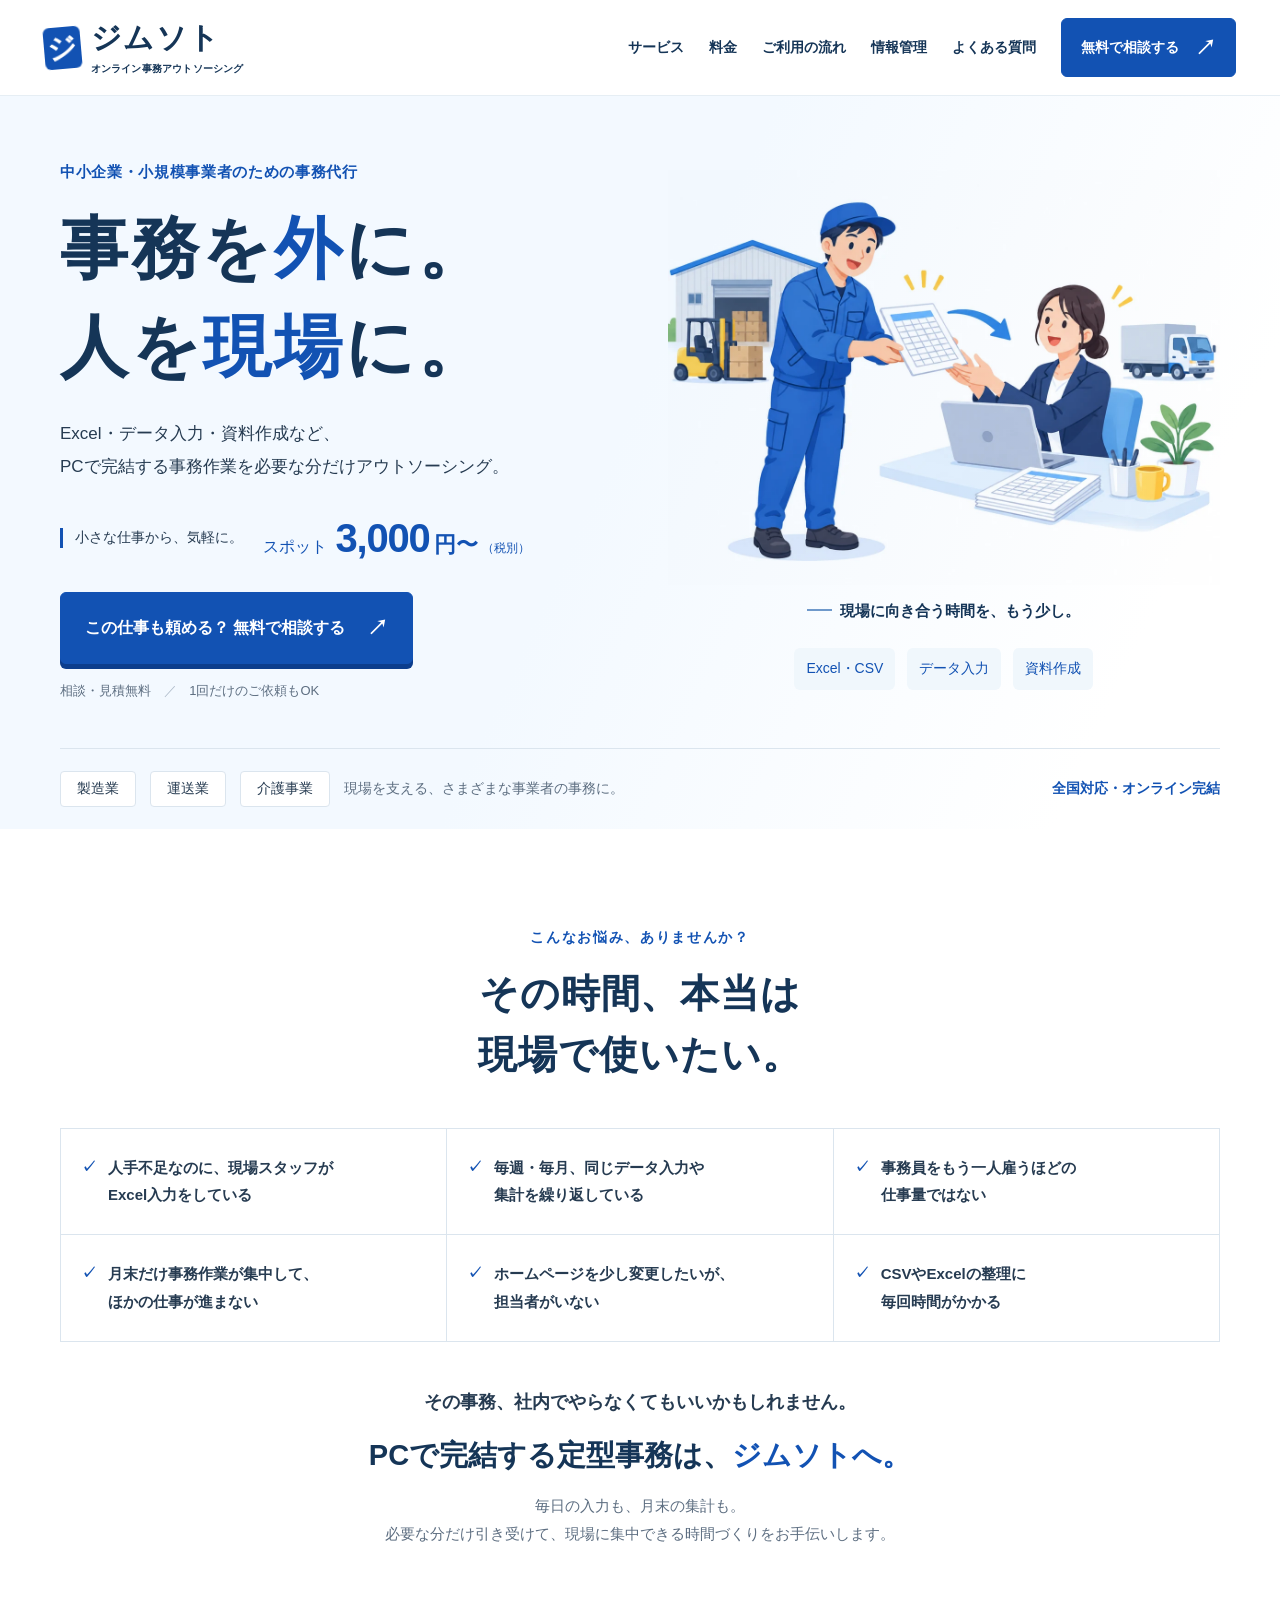
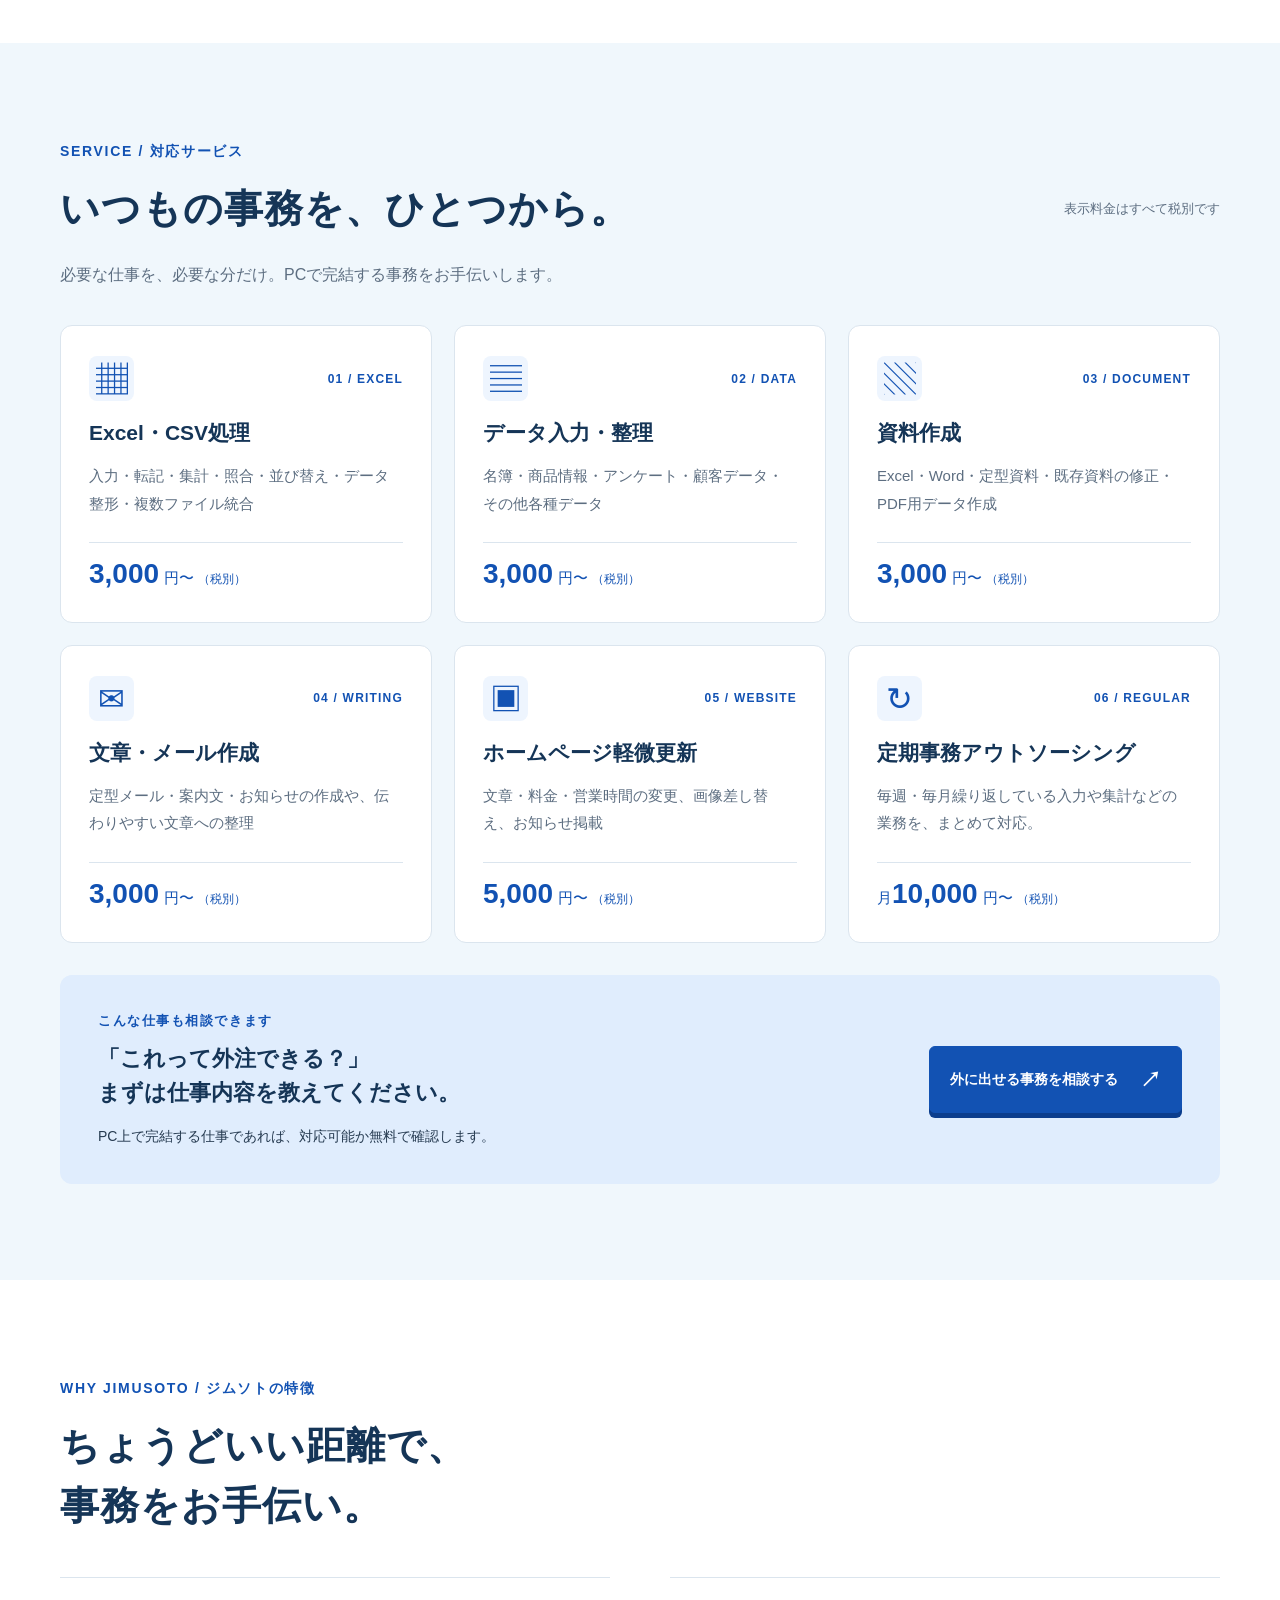
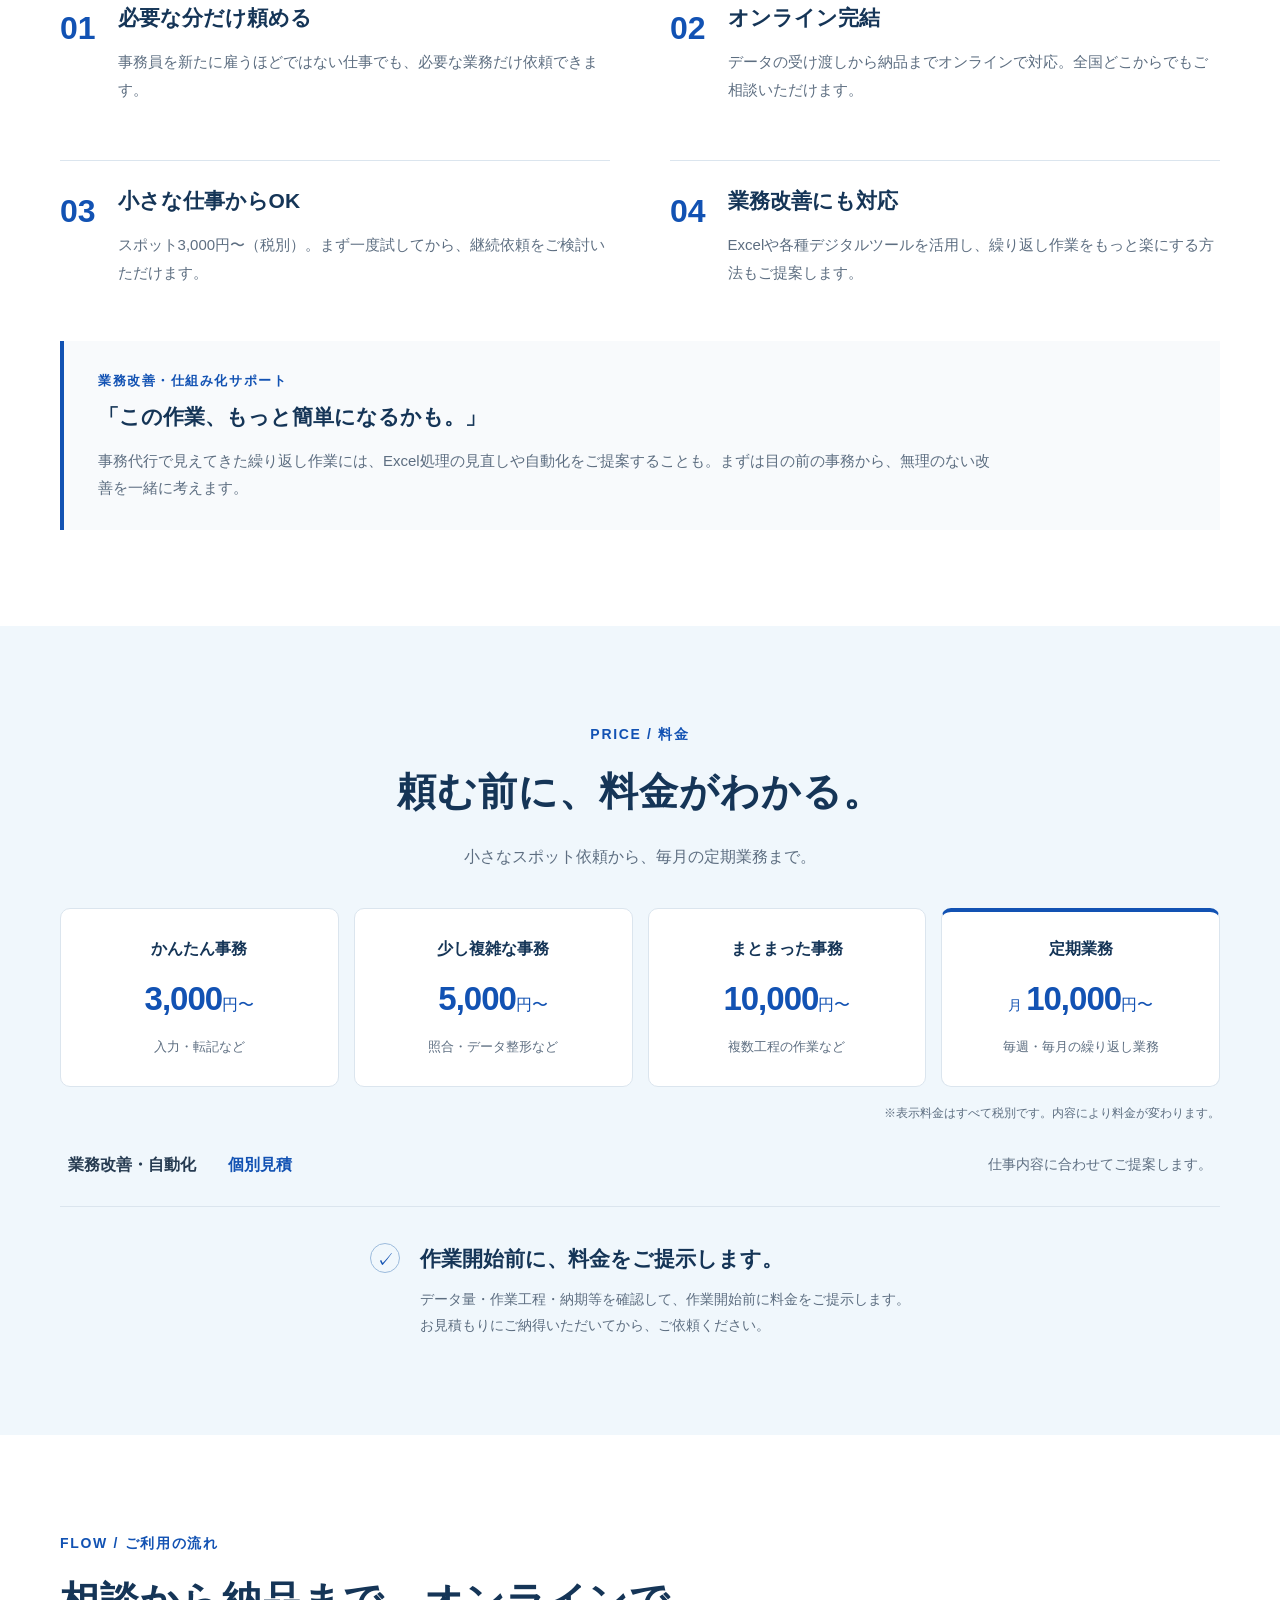
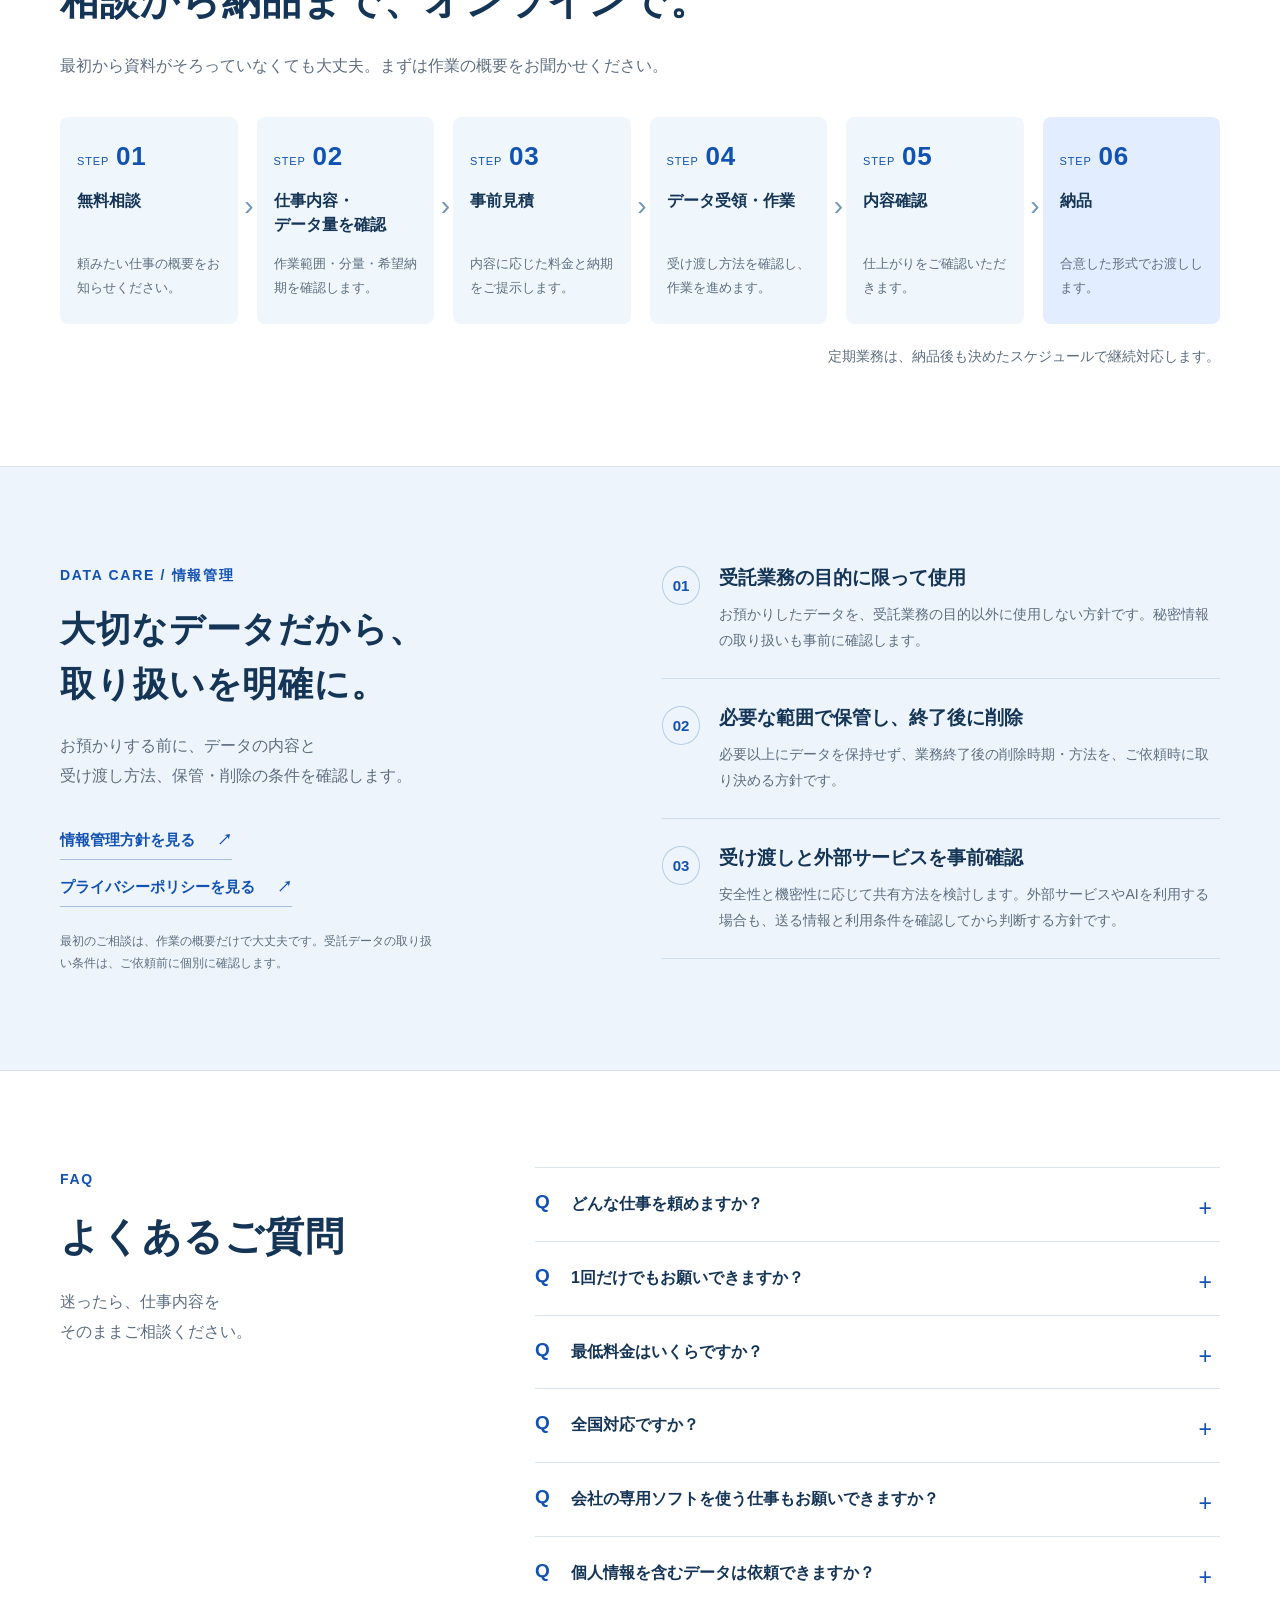
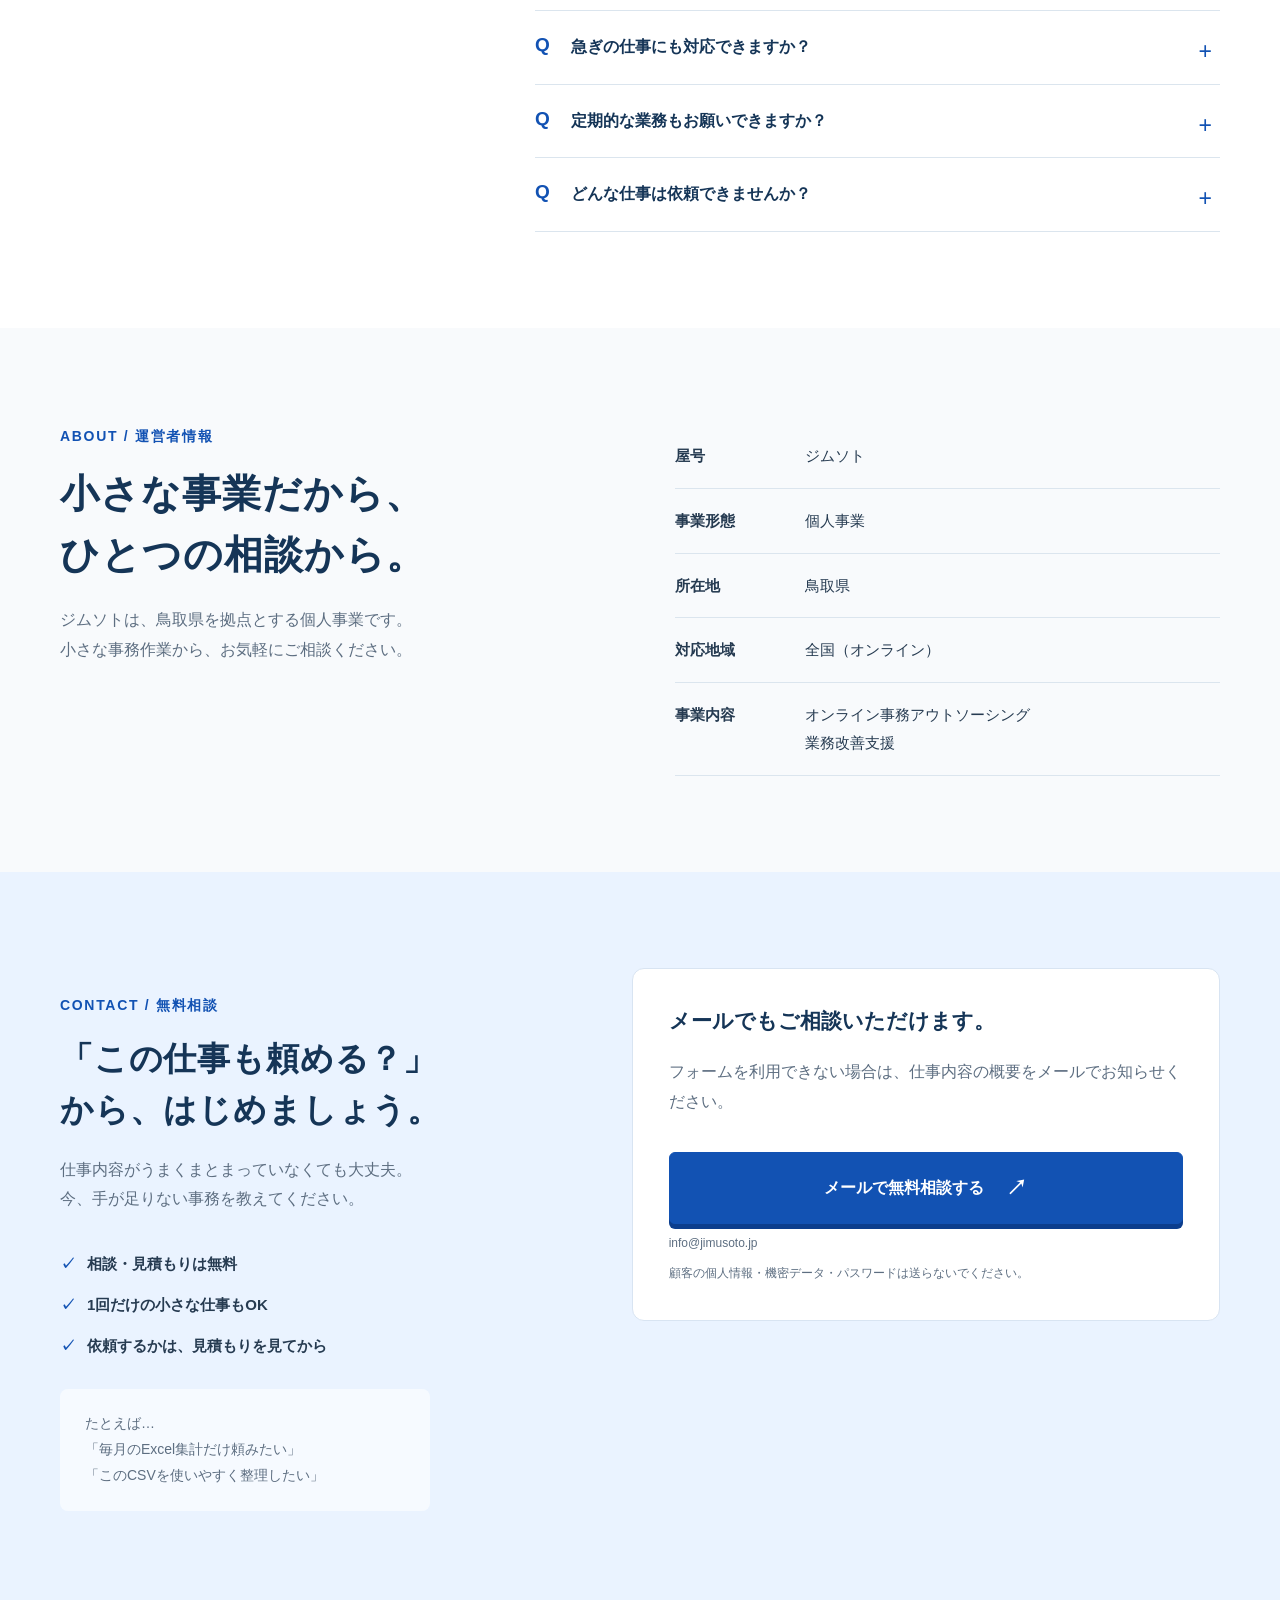
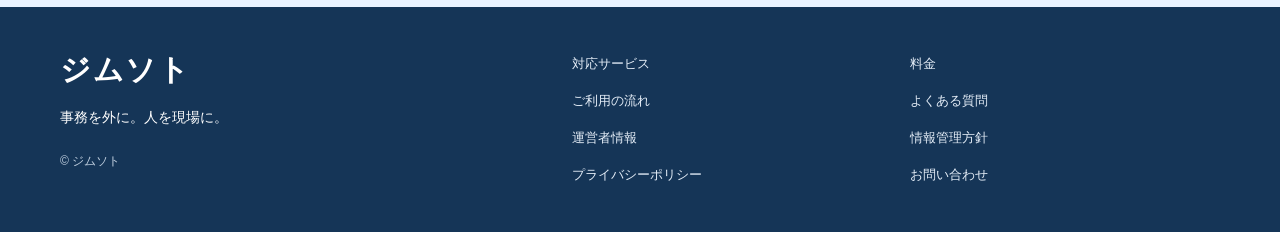
<file: docs/index.html>
<!doctype html>
<html lang="ja">
<head>
<meta charset="utf-8"><meta name="viewport" content="width=device-width,initial-scale=1">
<title>ジムソト｜事務を外に。人を現場に。オンライン事務代行</title>
<meta name="description" content="Excel・データ入力・資料作成など、PCで完結する事務を必要な分だけ。ジムソトは中小企業・小規模事業者向けのオンライン事務アウトソーシング。スポット3,000円〜、全国対応。">
<meta name="robots" content="index,follow">
<meta name="google-site-verification" content="K30-k31XTotrO7ejxq9lyW7p1lUHCu-ADzwx7iYRoiQ">
<meta property="og:type" content="website"><meta property="og:locale" content="ja_JP"><meta property="og:site_name" content="ジムソト"><meta property="og:title" content="ジムソト｜事務を外に。人を現場に。"><meta property="og:description" content="Excel・データ入力・資料作成を必要な分だけ。中小企業向けオンライン事務代行、スポット3,000円〜。"><meta name="twitter:card" content="summary">
<link rel="icon" type="image/svg+xml" href="data:image/svg+xml,%3Csvg xmlns='http://www.w3.org/2000/svg' viewBox='0 0 32 32'%3E%3Crect width='32' height='32' rx='8' fill='%231252b3'/%3E%3Cpath d='M8 8h9v16H8zM20 8h4v9h-4zM20 20h4v4h-4z' fill='white'/%3E%3C/svg%3E">
<link rel="stylesheet" href="assets/site.css"><script src="assets/site.js" defer></script>
<link rel="canonical" href="https://jimusoto.jp/"><meta property="og:url" content="https://jimusoto.jp/"></head>
<body>
<a class="skip" href="#main">本文へスキップ</a>
<header class="header"><a class="brand" href="./" aria-label="ジムソト トップ"><span class="brand-mark" aria-hidden="true">ジ</span><span>ジムソト<small>オンライン事務アウトソーシング</small></span></a><button class="menu-toggle" aria-expanded="false" aria-controls="nav">メニュー <span aria-hidden="true">☰</span></button><nav id="nav" aria-label="メインナビゲーション"><a href="#services">サービス</a><a href="#pricing">料金</a><a href="#flow">ご利用の流れ</a><a href="#security">情報管理</a><a href="#faq">よくある質問</a><a class="button small" href="#contact">無料で相談する <span aria-hidden="true">↗</span></a></nav></header>
<main id="main">
<section class="hero"><div class="wrap hero-grid"><div class="hero-copy"><p class="eyebrow">中小企業・小規模事業者のための事務代行</p><h1>事務を<span class="blue">外</span>に。<br>人を<span class="blue">現場</span>に。</h1><p class="hero-lead">Excel・データ入力・資料作成など、<br>PCで完結する事務作業を<br class="mobile-only">必要な分だけアウトソーシング。</p><div class="hero-price"><span>小さな仕事から、気軽に。</span><div>スポット <strong>3,000</strong><b>円〜</b><small>（税別）</small></div></div><a class="button" href="#contact">この仕事も頼める？ 無料で相談する <span aria-hidden="true">↗</span></a><p class="micro">相談・見積無料 <span>／</span> 1回だけのご依頼もOK</p></div><div class="hero-visual"><img class="hero-art" src="assets/hero.webp" width="1200" height="900" fetchpriority="high" alt="現場スタッフから事務担当者へ、パソコンで行う仕事を引き継ぐイメージ"><p class="hero-caption">現場に向き合う時間を、もう少し。</p><div class="task-tags"><span>Excel・CSV</span><span>データ入力</span><span>資料作成</span></div></div></div><div class="hero-bottom wrap"><span>製造業</span><span>運送業</span><span>介護事業</span><p>現場を支える、さまざまな事業者の事務に。</p><span class="online">全国対応・オンライン完結</span></div></section>
<section class="section worries"><div class="wrap"><div class="center"><p class="eyebrow">こんなお悩み、ありませんか？</p><h2>その時間、本当は<br>現場で使いたい。</h2></div><div class="worry-grid"><p><span aria-hidden="true">✓</span>人手不足なのに、現場スタッフが<br>Excel入力をしている</p><p><span aria-hidden="true">✓</span>毎週・毎月、同じデータ入力や<br>集計を繰り返している</p><p><span aria-hidden="true">✓</span>事務員をもう一人雇うほどの<br>仕事量ではない</p><p><span aria-hidden="true">✓</span>月末だけ事務作業が集中して、<br>ほかの仕事が進まない</p><p><span aria-hidden="true">✓</span>ホームページを少し変更したいが、<br>担当者がいない</p><p><span aria-hidden="true">✓</span>CSVやExcelの整理に<br>毎回時間がかかる</p></div><div class="solution"><p>その事務、社内でやらなくても<br class="mobile-only">いいかもしれません。</p><h3>PCで完結する定型事務は、<br class="mobile-only"><span class="blue">ジムソトへ。</span></h3><p>毎日の入力も、月末の集計も。<br>必要な分だけ引き受けて、現場に集中できる時間づくりをお手伝いします。</p></div></div></section>
<section class="section pale" id="services"><div class="wrap"><p class="eyebrow">SERVICE / 対応サービス</p><div class="section-heading"><h2>いつもの事務を、<br class="mobile-only">ひとつから。</h2><span class="tax-note">表示料金はすべて税別です</span></div><p class="section-lead">必要な仕事を、必要な分だけ。PCで完結する事務をお手伝いします。</p><div class="cards">
<article class="service-card"><div class="card-top"><span class="icon" aria-hidden="true">▦</span><span class="service-no">01 / EXCEL</span></div><h3>Excel・CSV処理</h3><p>入力・転記・集計・照合・並び替え・データ整形・複数ファイル統合</p><p class="card-price"><strong>3,000</strong>円〜<small>（税別）</small></p></article>
<article class="service-card"><div class="card-top"><span class="icon" aria-hidden="true">▤</span><span class="service-no">02 / DATA</span></div><h3>データ入力・整理</h3><p>名簿・商品情報・アンケート・顧客データ・その他各種データ</p><p class="card-price"><strong>3,000</strong>円〜<small>（税別）</small></p></article>
<article class="service-card"><div class="card-top"><span class="icon" aria-hidden="true">▧</span><span class="service-no">03 / DOCUMENT</span></div><h3>資料作成</h3><p>Excel・Word・定型資料・既存資料の修正・PDF用データ作成</p><p class="card-price"><strong>3,000</strong>円〜<small>（税別）</small></p></article>
<article class="service-card"><div class="card-top"><span class="icon" aria-hidden="true">✉</span><span class="service-no">04 / WRITING</span></div><h3>文章・メール作成</h3><p>定型メール・案内文・お知らせの作成や、伝わりやすい文章への整理</p><p class="card-price"><strong>3,000</strong>円〜<small>（税別）</small></p></article>
<article class="service-card"><div class="card-top"><span class="icon" aria-hidden="true">▣</span><span class="service-no">05 / WEBSITE</span></div><h3>ホームページ軽微更新</h3><p>文章・料金・営業時間の変更、画像差し替え、お知らせ掲載</p><p class="card-price"><strong>5,000</strong>円〜<small>（税別）</small></p></article>
<article class="service-card"><div class="card-top"><span class="icon" aria-hidden="true">↻</span><span class="service-no">06 / REGULAR</span></div><h3>定期事務アウトソーシング</h3><p>毎週・毎月繰り返している入力や集計などの業務を、まとめて対応。</p><p class="card-price">月<strong>10,000</strong>円〜<small>（税別）</small></p></article>
</div><div class="consult-band"><div><p class="eyebrow">こんな仕事も相談できます</p><h3>「これって外注できる？」<br>まずは仕事内容を教えてください。</h3><p>PC上で完結する仕事であれば、対応可能か無料で確認します。</p></div><a class="button" href="#contact">外に出せる事務を相談する <span aria-hidden="true">↗</span></a></div></div></section>
<section class="section" id="features"><div class="wrap"><p class="eyebrow">WHY JIMUSOTO / ジムソトの特徴</p><h2>ちょうどいい距離で、<br>事務をお手伝い。</h2><div class="features"><article><span>01</span><div><h3>必要な分だけ頼める</h3><p>事務員を新たに雇うほどではない仕事でも、必要な業務だけ依頼できます。</p></div></article><article><span>02</span><div><h3>オンライン完結</h3><p>データの受け渡しから納品までオンラインで対応。全国どこからでもご相談いただけます。</p></div></article><article><span>03</span><div><h3>小さな仕事からOK</h3><p>スポット3,000円〜（税別）。まず一度試してから、継続依頼をご検討いただけます。</p></div></article><article><span>04</span><div><h3>業務改善にも対応</h3><p>Excelや各種デジタルツールを活用し、繰り返し作業をもっと楽にする方法もご提案します。</p></div></article></div><aside class="improvement"><span class="eyebrow">業務改善・仕組み化サポート</span><h3>「この作業、もっと簡単になるかも。」</h3><p>事務代行で見えてきた繰り返し作業には、Excel処理の見直しや自動化をご提案することも。まずは目の前の事務から、無理のない改善を一緒に考えます。</p></aside></div></section>
<section class="section pale" id="pricing"><div class="wrap"><div class="center"><p class="eyebrow">PRICE / 料金</p><h2>頼む前に、料金がわかる。</h2><p class="section-lead">小さなスポット依頼から、毎月の定期業務まで。</p></div><div class="price-grid"><article class="price-card"><p>かんたん事務</p><div><strong>3,000</strong>円〜</div><span>入力・転記など</span></article><article class="price-card"><p>少し複雑な事務</p><div><strong>5,000</strong>円〜</div><span>照合・データ整形など</span></article><article class="price-card"><p>まとまった事務</p><div><strong>10,000</strong>円〜</div><span>複数工程の作業など</span></article><article class="price-card recurring"><p>定期業務</p><div><small>月</small><strong>10,000</strong>円〜</div><span>毎週・毎月の繰り返し業務</span></article></div><p class="tax-right">※表示料金はすべて税別です。内容により料金が変わります。</p><div class="custom-price"><span>業務改善・自動化</span><strong>個別見積</strong><p>仕事内容に合わせてご提案します。</p></div><div class="estimate-note"><span aria-hidden="true">✓</span><div><h3>作業開始前に、料金をご提示します。</h3><p>データ量・作業工程・納期等を確認して、作業開始前に料金をご提示します。<br>お見積もりにご納得いただいてから、ご依頼ください。</p></div></div></div></section>
<section class="section" id="flow"><div class="wrap"><p class="eyebrow">FLOW / ご利用の流れ</p><h2>相談から納品まで、<br class="mobile-only">オンラインで。</h2><p class="section-lead">最初から資料がそろっていなくても大丈夫。まずは作業の概要をお聞かせください。</p><ol class="steps"><li><span>STEP <b>01</b></span><h3>無料相談</h3><p>頼みたい仕事の概要をお知らせください。</p></li><li><span>STEP <b>02</b></span><h3>仕事内容・<br>データ量を確認</h3><p>作業範囲・分量・希望納期を確認します。</p></li><li><span>STEP <b>03</b></span><h3>事前見積</h3><p>内容に応じた料金と納期をご提示します。</p></li><li><span>STEP <b>04</b></span><h3>データ受領・作業</h3><p>受け渡し方法を確認し、作業を進めます。</p></li><li><span>STEP <b>05</b></span><h3>内容確認</h3><p>仕上がりをご確認いただきます。</p></li><li><span>STEP <b>06</b></span><h3>納品</h3><p>合意した形式でお渡しします。</p></li></ol><p class="flow-note">定期業務は、納品後も決めたスケジュールで継続対応します。</p></div></section>
<section class="section security" id="security"><div class="wrap security-grid"><div><p class="eyebrow">DATA CARE / 情報管理</p><h2>大切なデータだから、<br>取り扱いを明確に。</h2><p class="section-lead">お預かりする前に、データの内容と<br>受け渡し方法、保管・削除の条件を確認します。</p><div class="policy-links"><a href="information-policy.html">情報管理方針を見る <span aria-hidden="true">↗</span></a><a href="privacy.html">プライバシーポリシーを見る <span aria-hidden="true">↗</span></a></div><p class="draft-note">最初のご相談は、作業の概要だけで大丈夫です。受託データの取り扱い条件は、ご依頼前に個別に確認します。</p></div><div class="security-items"><article><span>01</span><div><h3>受託業務の目的に限って使用</h3><p>お預かりしたデータを、受託業務の目的以外に使用しない方針です。秘密情報の取り扱いも事前に確認します。</p></div></article><article><span>02</span><div><h3>必要な範囲で保管し、終了後に削除</h3><p>必要以上にデータを保持せず、業務終了後の削除時期・方法を、ご依頼時に取り決める方針です。</p></div></article><article><span>03</span><div><h3>受け渡しと外部サービスを事前確認</h3><p>安全性と機密性に応じて共有方法を検討します。外部サービスやAIを利用する場合も、送る情報と利用条件を確認してから判断する方針です。</p></div></article></div></div></section>
<section class="section" id="faq"><div class="wrap faq-layout"><div><p class="eyebrow">FAQ</p><h2>よくあるご質問</h2><p class="section-lead">迷ったら、仕事内容を<br>そのままご相談ください。</p></div><div class="faq-list">
<details><summary>どんな仕事を頼めますか？</summary><p>Excel・CSV処理、データ入力・整理、資料作成、文章・メール作成、ホームページの軽微更新など、PC上で完結する事務が対象です。一覧にない仕事も、まずは概要をお知らせください。</p></details>
<details><summary>1回だけでもお願いできますか？</summary><p>はい。1回だけのスポット依頼も可能です。必要な仕事だけ、小さな作業からご相談いただけます。</p></details>
<details><summary>最低料金はいくらですか？</summary><p>スポットのかんたん事務は3,000円〜（税別）です。ホームページ軽微更新は5,000円〜（税別）、定期業務は月10,000円〜（税別）が目安です。実際の料金はデータ量・作業工程・納期等を確認して事前にお見積もりします。</p></details>
<details><summary>全国対応ですか？</summary><p>はい。鳥取県を拠点に、全国の事業者へオンラインで対応します。データの受け渡しから納品まで、オンラインで完結する業務が対象です。</p></details>
<details><summary>会社の専用ソフトを使う仕事もお願いできますか？</summary><p>ソフトの利用条件、外部担当者のアクセス可否、操作内容、安全な接続方法を確認して判断します。ログイン情報は最初のお問い合わせに記載せず、ソフト名と作業概要をお知らせください。</p></details>
<details><summary>個人情報を含むデータは依頼できますか？</summary><p>情報の種類や機密性、利用目的、共有方法を確認して、対応可能か個別に判断します。最初のご相談では実際の個人情報を送らず、データの概要だけをお知らせください。</p></details>
<details><summary>急ぎの仕事にも対応できますか？</summary><p>作業内容と受付状況によります。ご希望の納期をお知らせください。対応可否と料金を事前に確認し、無理な納期をお約束することはありません。</p></details>
<details><summary>定期的な業務もお願いできますか？</summary><p>はい。毎週・毎月の入力や集計など、繰り返す業務もご相談いただけます。作業範囲、頻度、納期を確認したうえで、月10,000円〜（税別）でお見積もりします。</p></details>
<details><summary>どんな仕事は依頼できませんか？</summary><p>現地訪問や実作業が必要な業務、資格・独占業務に当たる専門的な判断、法令やサービスの利用条件に反する業務は対象外です。また、必要な安全性や品質を確保できないと判断した業務はお受けできません。</p></details>
</div></div></section>
<section class="section operator" id="about"><div class="wrap about-grid"><div><p class="eyebrow">ABOUT / 運営者情報</p><h2>小さな事業だから、<br>ひとつの相談から。</h2><p class="section-lead">ジムソトは、鳥取県を拠点とする個人事業です。<br>小さな事務作業から、お気軽にご相談ください。</p></div><dl class="about-table"><div><dt>屋号</dt><dd>ジムソト</dd></div><div><dt>事業形態</dt><dd>個人事業</dd></div><div><dt>所在地</dt><dd>鳥取県</dd></div><div><dt>対応地域</dt><dd>全国（オンライン）</dd></div><div><dt>事業内容</dt><dd>オンライン事務アウトソーシング<br>業務改善支援</dd></div></dl></div></section>
<section class="section contact" id="contact"><div class="wrap contact-grid"><div class="contact-intro"><p class="eyebrow">CONTACT / 無料相談</p><h2>「この仕事も頼める？」<br>から、はじめましょう。</h2><p class="section-lead">仕事内容がうまくまとまっていなくても大丈夫。<br>今、手が足りない事務を教えてください。</p><ul class="check-list"><li>相談・見積もりは無料</li><li>1回だけの小さな仕事もOK</li><li>依頼するかは、見積もりを見てから</li></ul><p class="contact-hint">たとえば…<br>「毎月のExcel集計だけ頼みたい」<br>「このCSVを使いやすく整理したい」</p></div><div class="contact-panel"><div id="contact-unavailable" class="contact-form"><h3>メールでもご相談いただけます。</h3><p class="section-lead">フォームを利用できない場合は、仕事内容の概要をメールでお知らせください。</p><a class="button" href="mailto:info@jimusoto.jp">メールで無料相談する <span aria-hidden="true">↗</span></a><p class="field-help">info@jimusoto.jp</p><p class="field-help">顧客の個人情報・機密データ・パスワードは送らないでください。</p><noscript><p class="field-help">フォームにはJavaScriptが必要です。メールでお問い合わせいただけます。</p></noscript></div><form id="consultation-form" class="contact-form" action="https://formspree.io/f/mbgjezdo" method="post" hidden><p class="field-help form-intro" id="form-notice">わかる範囲でご記入ください。内容を確認してから送信できます。</p><div class="field"><label for="company">会社名・屋号 <span>必須</span></label><input id="company" name="company" autocomplete="organization" maxlength="120" required placeholder="株式会社○○ / ○○商店"></div><div class="field"><label for="person">担当者名 <span>必須</span></label><input id="person" name="person" autocomplete="name" maxlength="80" required placeholder="山田 太郎"></div><div class="field"><label for="email">メールアドレス <span>必須</span></label><input id="email" name="email" type="email" autocomplete="email" maxlength="254" required placeholder="example@company.jp"></div><div class="field"><label for="phone">電話番号 <span class="optional">任意</span></label><input id="phone" name="phone" type="tel" autocomplete="tel" maxlength="30" placeholder="090-1234-5678"></div><div class="field"><label for="message">相談内容 <span>必須</span></label><textarea id="message" name="message" rows="6" maxlength="5000" required placeholder="頼みたい作業・おおよその分量・希望の納期など、わかる範囲でお知らせください。" aria-describedby="data-warning"></textarea><p id="data-warning" class="field-help">作業の概要だけをご記入ください。顧客名簿・医療情報などの個人情報、機密データ、パスワードは送らないでください。</p></div><div class="form-trap" aria-hidden="true"><label>この欄は空欄にしてください<input name="_gotcha" tabindex="-1" autocomplete="off"></label></div><label class="consent"><input name="consent" type="checkbox" value="同意する" required><span><a href="privacy.html" target="_blank" rel="noopener">プライバシーポリシー（別タブ）</a>に記載された情報の取り扱いと、Formspree（米国での処理を含む）を利用した送信に同意します。</span></label><button type="submit" class="button" disabled>相談内容を確認する <span aria-hidden="true">→</span></button></form><div id="inquiry-success" class="contact-form" tabindex="-1" role="status" hidden><p class="eyebrow">THANK YOU</p><h3>ご相談を受け付けました。</h3><p class="section-lead">内容を確認して、ご入力のメールアドレスへご連絡します。</p><p>自動返信メールはお送りしていません。追加のご連絡は <a href="mailto:info@jimusoto.jp">info@jimusoto.jp</a> へお送りください。</p></div></div></div></section>
</main><footer class="footer"><div class="wrap footer-grid"><div><a class="brand" href="./">ジムソト</a><p>事務を外に。人を現場に。</p><small>© ジムソト</small></div><div class="footer-links"><a href="#services">対応サービス</a><a href="#pricing">料金</a><a href="#flow">ご利用の流れ</a><a href="#faq">よくある質問</a><a href="#about">運営者情報</a><a href="information-policy.html">情報管理方針</a><a href="privacy.html">プライバシーポリシー</a><a href="#contact">お問い合わせ</a></div></div></footer>
<dialog id="confirmation" aria-labelledby="confirmation-title"><div class="dialog-head"><p class="eyebrow">お問い合わせ内容の確認</p><button type="button" class="dialog-close" aria-label="確認画面を閉じる">×</button></div><h2 id="confirmation-title">この内容で相談する</h2><p class="field-help">会社名・連絡先・相談内容をご確認ください。「無料で相談する」を押すと送信されます。</p><p class="form-error" id="send-status" role="alert" hidden></p><dl id="confirmation-fields"></dl><div class="dialog-actions"><button type="button" class="button secondary" id="edit-inquiry">入力内容を修正する</button><button type="button" class="button" id="send-inquiry" disabled>無料で相談する</button></div></dialog>
</body></html>
</file>
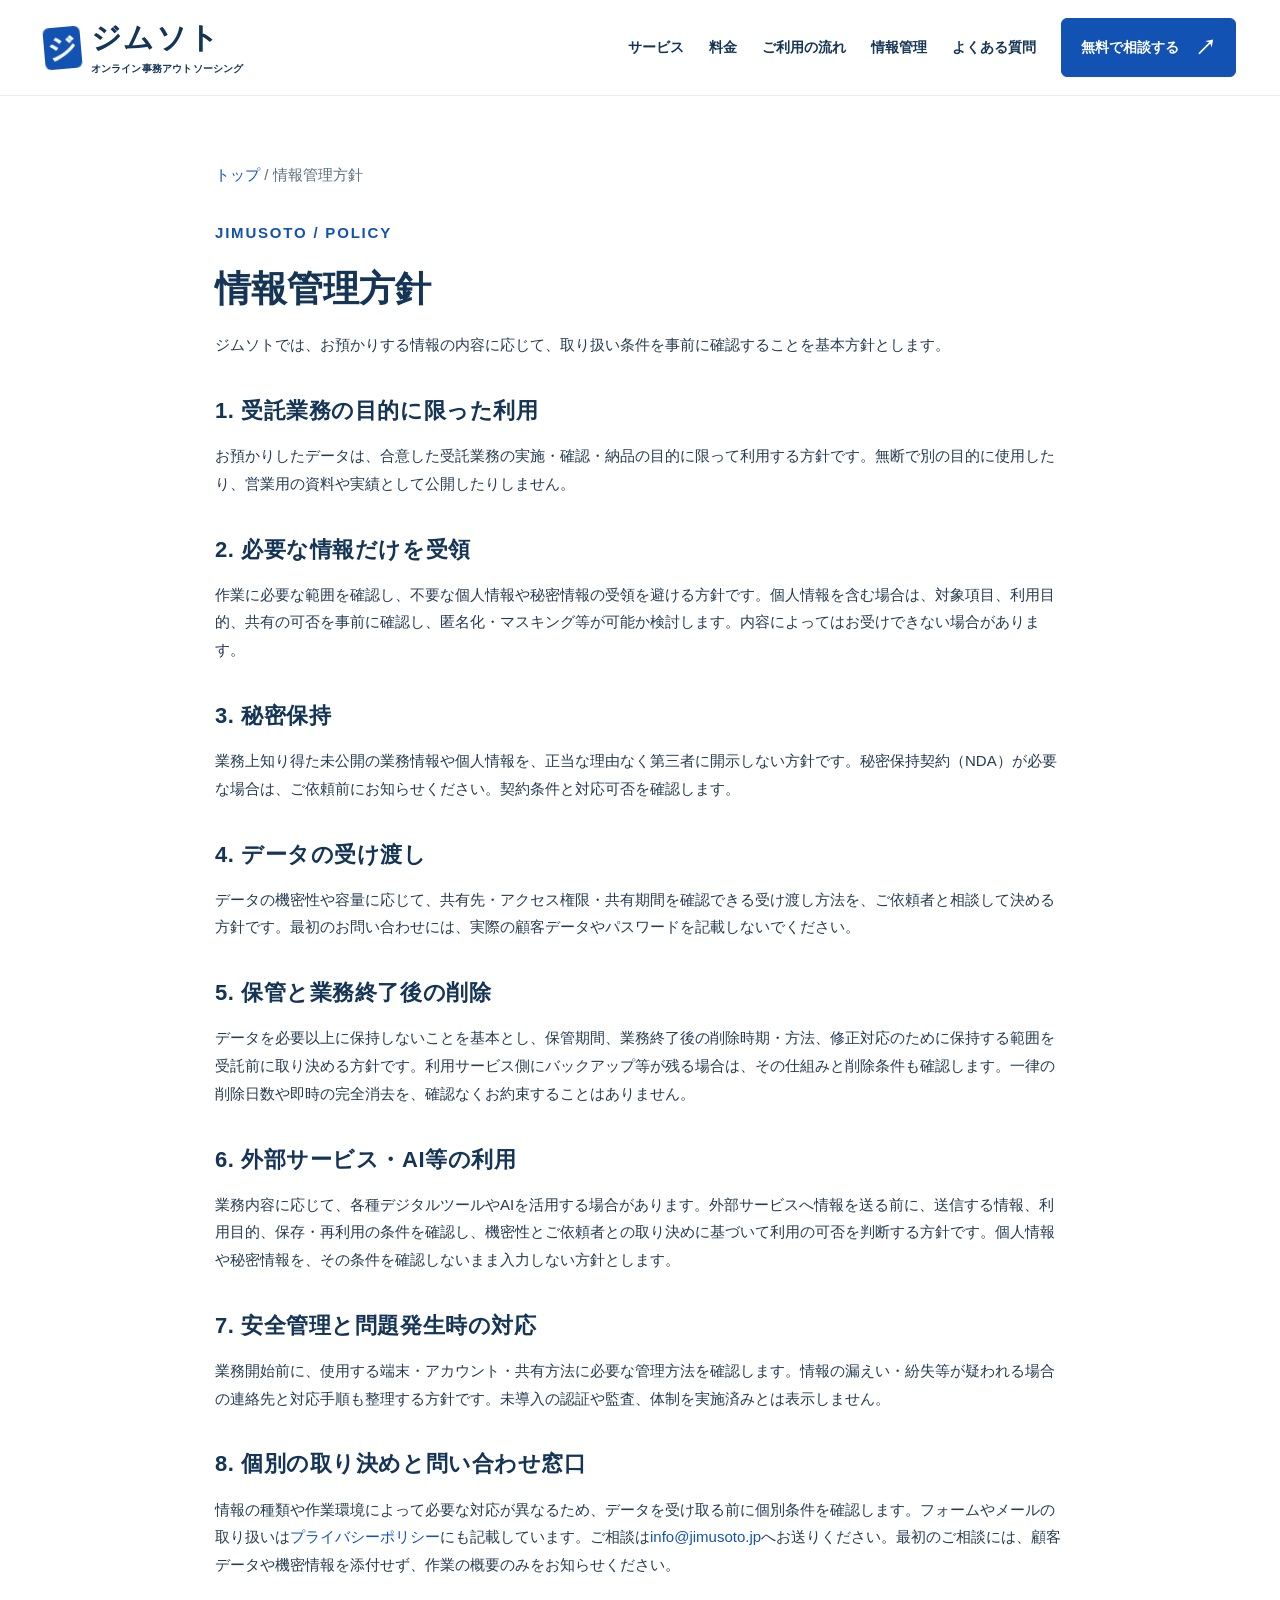
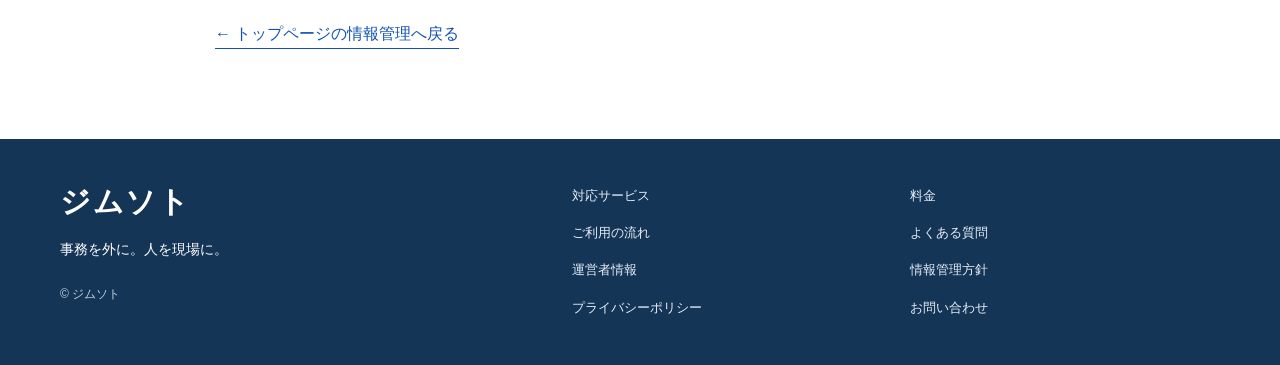
<file: docs/information-policy.html>
<!doctype html>
<html lang="ja">
<head>
<meta charset="utf-8"><meta name="viewport" content="width=device-width,initial-scale=1">
<title>情報管理方針｜ジムソト</title>
<meta name="description" content="受託データの利用目的、保管・削除、秘密保持、受け渡し、外部サービス利用に関するジムソトの方針。">
<meta name="robots" content="index,follow">
<meta property="og:type" content="website"><meta property="og:locale" content="ja_JP"><meta property="og:site_name" content="ジムソト"><meta property="og:title" content="情報管理方針｜ジムソト"><meta property="og:description" content="受託データの利用目的、保管・削除、秘密保持、受け渡し、外部サービス利用に関するジムソトの方針。"><meta name="twitter:card" content="summary">
<link rel="icon" type="image/svg+xml" href="data:image/svg+xml,%3Csvg xmlns='http://www.w3.org/2000/svg' viewBox='0 0 32 32'%3E%3Crect width='32' height='32' rx='8' fill='%231252b3'/%3E%3Cpath d='M8 8h9v16H8zM20 8h4v9h-4zM20 20h4v4h-4z' fill='white'/%3E%3C/svg%3E">
<link rel="stylesheet" href="assets/site.css"><script src="assets/site.js" defer></script>
<link rel="canonical" href="https://jimusoto.jp/information-policy.html"><meta property="og:url" content="https://jimusoto.jp/information-policy.html"></head>
<body><a class="skip" href="#main">本文へスキップ</a><header class="header"><a class="brand" href="./" aria-label="ジムソト トップ"><span class="brand-mark" aria-hidden="true">ジ</span><span>ジムソト<small>オンライン事務アウトソーシング</small></span></a><button class="menu-toggle" aria-expanded="false" aria-controls="nav">メニュー <span aria-hidden="true">☰</span></button><nav id="nav" aria-label="メインナビゲーション"><a href="index.html#services">サービス</a><a href="index.html#pricing">料金</a><a href="index.html#flow">ご利用の流れ</a><a href="index.html#security">情報管理</a><a href="index.html#faq">よくある質問</a><a class="button small" href="index.html#contact">無料で相談する <span aria-hidden="true">↗</span></a></nav></header><main id="main" class="wrap policy-main"><p class="breadcrumbs"><a href="index.html">トップ</a> / 情報管理方針</p><p class="eyebrow">JIMUSOTO / POLICY</p><h1>情報管理方針</h1>
<p class="policy-intro">ジムソトでは、お預かりする情報の内容に応じて、取り扱い条件を事前に確認することを基本方針とします。</p>
<h2>1. 受託業務の目的に限った利用</h2><p>お預かりしたデータは、合意した受託業務の実施・確認・納品の目的に限って利用する方針です。無断で別の目的に使用したり、営業用の資料や実績として公開したりしません。</p>
<h2>2. 必要な情報だけを受領</h2><p>作業に必要な範囲を確認し、不要な個人情報や秘密情報の受領を避ける方針です。個人情報を含む場合は、対象項目、利用目的、共有の可否を事前に確認し、匿名化・マスキング等が可能か検討します。内容によってはお受けできない場合があります。</p>
<h2>3. 秘密保持</h2><p>業務上知り得た未公開の業務情報や個人情報を、正当な理由なく第三者に開示しない方針です。秘密保持契約（NDA）が必要な場合は、ご依頼前にお知らせください。契約条件と対応可否を確認します。</p>
<h2>4. データの受け渡し</h2><p>データの機密性や容量に応じて、共有先・アクセス権限・共有期間を確認できる受け渡し方法を、ご依頼者と相談して決める方針です。最初のお問い合わせには、実際の顧客データやパスワードを記載しないでください。</p>
<h2>5. 保管と業務終了後の削除</h2><p>データを必要以上に保持しないことを基本とし、保管期間、業務終了後の削除時期・方法、修正対応のために保持する範囲を受託前に取り決める方針です。利用サービス側にバックアップ等が残る場合は、その仕組みと削除条件も確認します。一律の削除日数や即時の完全消去を、確認なくお約束することはありません。</p>
<h2>6. 外部サービス・AI等の利用</h2><p>業務内容に応じて、各種デジタルツールやAIを活用する場合があります。外部サービスへ情報を送る前に、送信する情報、利用目的、保存・再利用の条件を確認し、機密性とご依頼者との取り決めに基づいて利用の可否を判断する方針です。個人情報や秘密情報を、その条件を確認しないまま入力しない方針とします。</p>
<h2>7. 安全管理と問題発生時の対応</h2><p>業務開始前に、使用する端末・アカウント・共有方法に必要な管理方法を確認します。情報の漏えい・紛失等が疑われる場合の連絡先と対応手順も整理する方針です。未導入の認証や監査、体制を実施済みとは表示しません。</p>
<h2>8. 個別の取り決めと問い合わせ窓口</h2><p>情報の種類や作業環境によって必要な対応が異なるため、データを受け取る前に個別条件を確認します。フォームやメールの取り扱いは<a href="privacy.html">プライバシーポリシー</a>にも記載しています。ご相談は<a href="mailto:info@jimusoto.jp">info@jimusoto.jp</a>へお送りください。最初のご相談には、顧客データや機密情報を添付せず、作業の概要のみをお知らせください。</p><a class="back-link" href="index.html#security">← トップページの情報管理へ戻る</a></main><footer class="footer"><div class="wrap footer-grid"><div><a class="brand" href="./">ジムソト</a><p>事務を外に。人を現場に。</p><small>© ジムソト</small></div><div class="footer-links"><a href="index.html#services">対応サービス</a><a href="index.html#pricing">料金</a><a href="index.html#flow">ご利用の流れ</a><a href="index.html#faq">よくある質問</a><a href="index.html#about">運営者情報</a><a href="information-policy.html">情報管理方針</a><a href="privacy.html">プライバシーポリシー</a><a href="index.html#contact">お問い合わせ</a></div></div></footer></body></html>
</file>
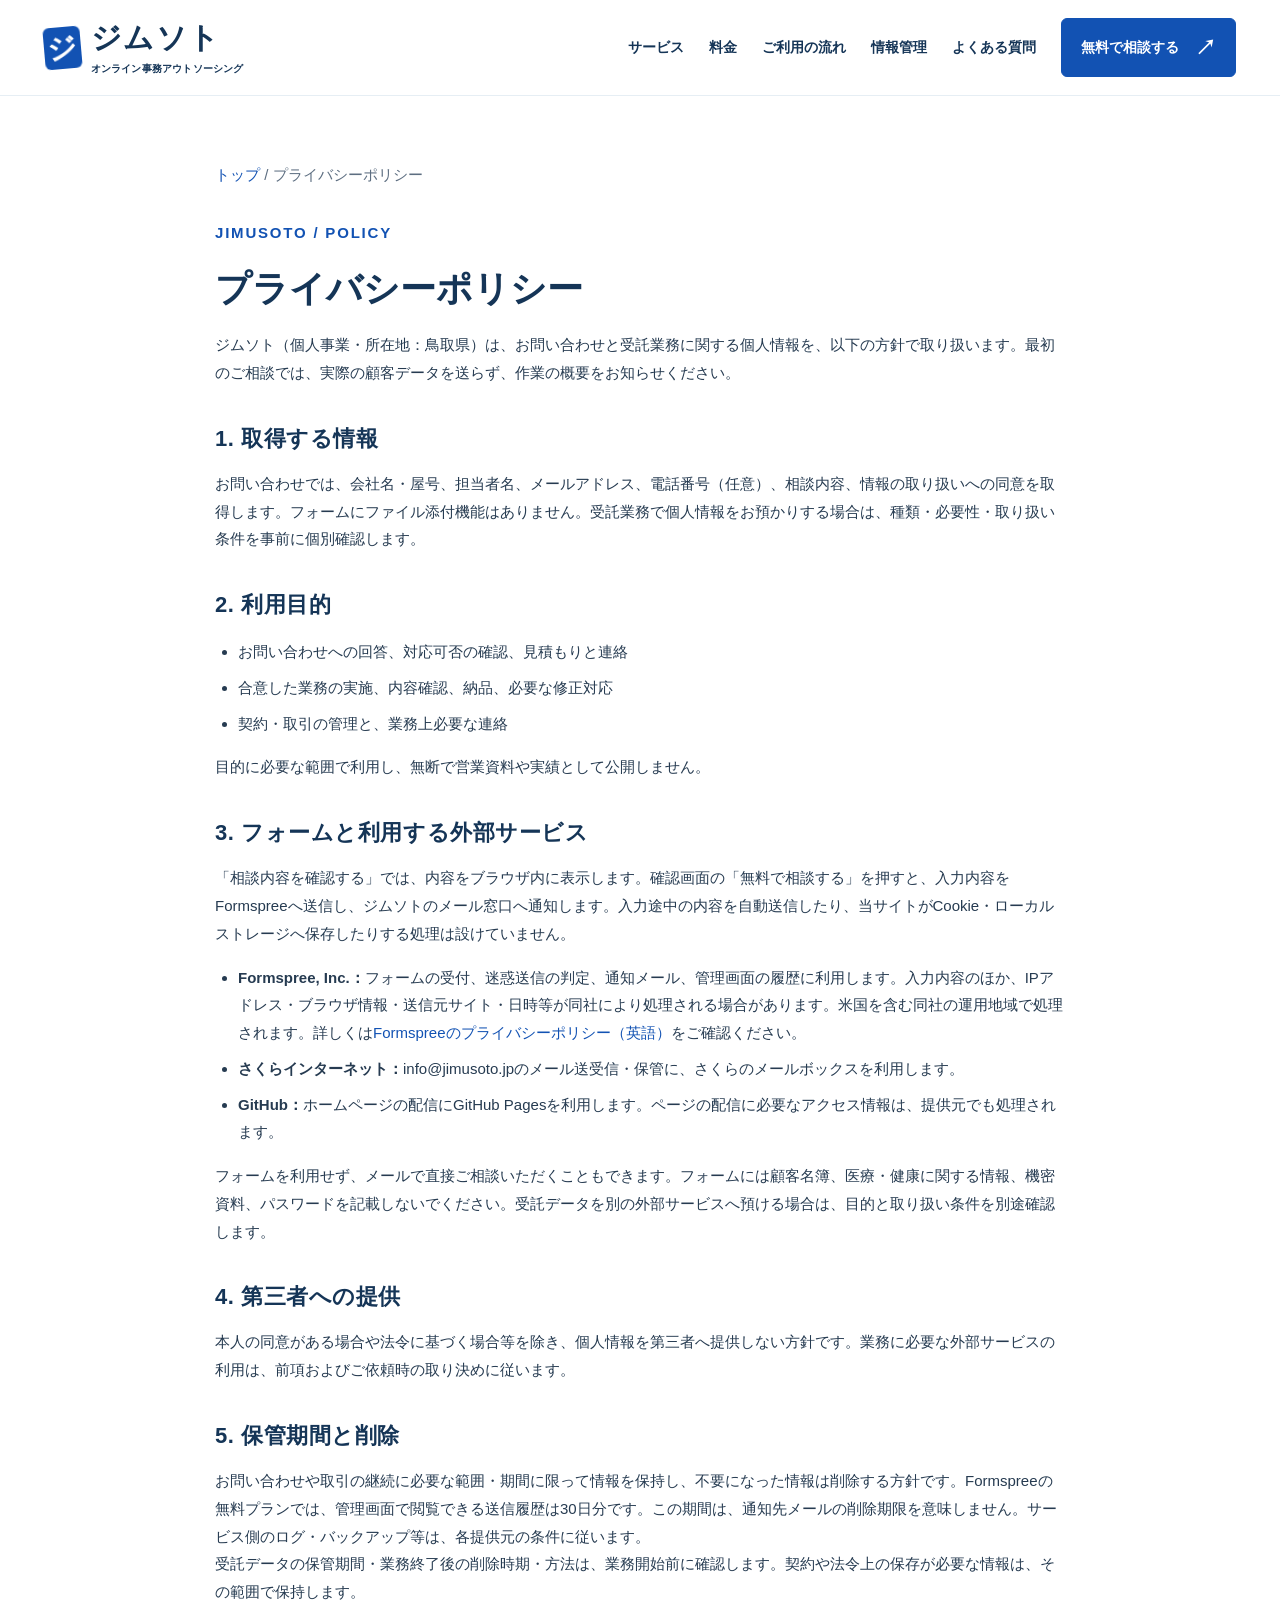
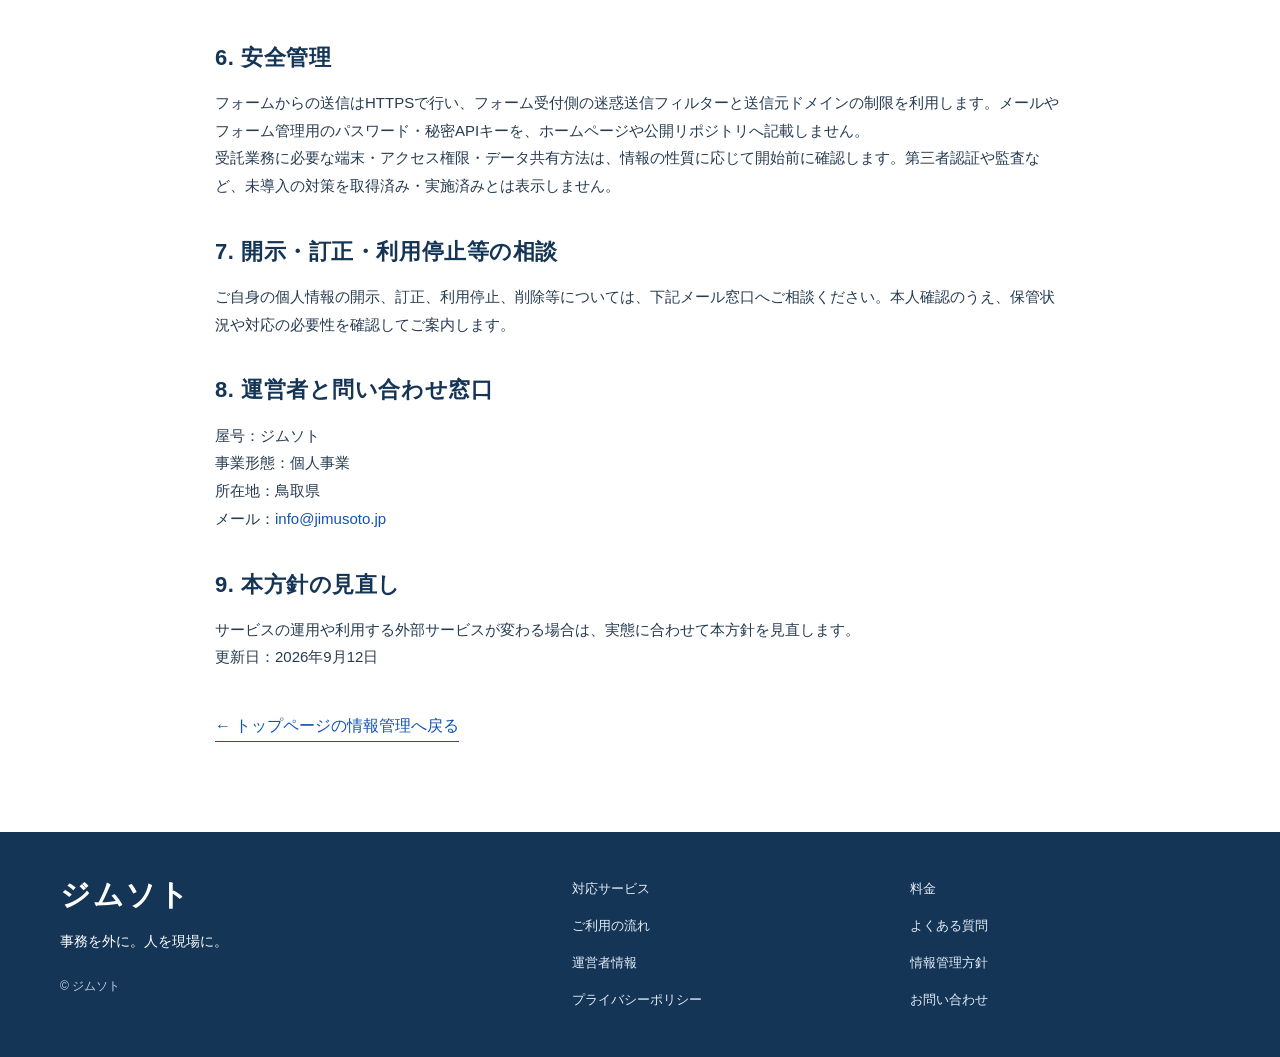
<file: docs/privacy.html>
<!doctype html>
<html lang="ja">
<head>
<meta charset="utf-8"><meta name="viewport" content="width=device-width,initial-scale=1">
<title>プライバシーポリシー｜ジムソト</title>
<meta name="description" content="お問い合わせ・受託業務における個人情報の取得、利用目的、保管、外部サービス利用に関するジムソトの方針。">
<meta name="robots" content="index,follow">
<meta property="og:type" content="website"><meta property="og:locale" content="ja_JP"><meta property="og:site_name" content="ジムソト"><meta property="og:title" content="プライバシーポリシー｜ジムソト"><meta property="og:description" content="お問い合わせ・受託業務における個人情報の取得、利用目的、保管、外部サービス利用に関するジムソトの方針。"><meta name="twitter:card" content="summary">
<link rel="icon" type="image/svg+xml" href="data:image/svg+xml,%3Csvg xmlns='http://www.w3.org/2000/svg' viewBox='0 0 32 32'%3E%3Crect width='32' height='32' rx='8' fill='%231252b3'/%3E%3Cpath d='M8 8h9v16H8zM20 8h4v9h-4zM20 20h4v4h-4z' fill='white'/%3E%3C/svg%3E">
<link rel="stylesheet" href="assets/site.css"><script src="assets/site.js" defer></script>
<link rel="canonical" href="https://jimusoto.jp/privacy.html"><meta property="og:url" content="https://jimusoto.jp/privacy.html"></head>
<body><a class="skip" href="#main">本文へスキップ</a><header class="header"><a class="brand" href="./" aria-label="ジムソト トップ"><span class="brand-mark" aria-hidden="true">ジ</span><span>ジムソト<small>オンライン事務アウトソーシング</small></span></a><button class="menu-toggle" aria-expanded="false" aria-controls="nav">メニュー <span aria-hidden="true">☰</span></button><nav id="nav" aria-label="メインナビゲーション"><a href="index.html#services">サービス</a><a href="index.html#pricing">料金</a><a href="index.html#flow">ご利用の流れ</a><a href="index.html#security">情報管理</a><a href="index.html#faq">よくある質問</a><a class="button small" href="index.html#contact">無料で相談する <span aria-hidden="true">↗</span></a></nav></header><main id="main" class="wrap policy-main"><p class="breadcrumbs"><a href="index.html">トップ</a> / プライバシーポリシー</p><p class="eyebrow">JIMUSOTO / POLICY</p><h1>プライバシーポリシー</h1>
<p class="policy-intro">ジムソト（個人事業・所在地：鳥取県）は、お問い合わせと受託業務に関する個人情報を、以下の方針で取り扱います。最初のご相談では、実際の顧客データを送らず、作業の概要をお知らせください。</p>
<h2>1. 取得する情報</h2><p>お問い合わせでは、会社名・屋号、担当者名、メールアドレス、電話番号（任意）、相談内容、情報の取り扱いへの同意を取得します。フォームにファイル添付機能はありません。受託業務で個人情報をお預かりする場合は、種類・必要性・取り扱い条件を事前に個別確認します。</p>
<h2>2. 利用目的</h2><ul><li>お問い合わせへの回答、対応可否の確認、見積もりと連絡</li><li>合意した業務の実施、内容確認、納品、必要な修正対応</li><li>契約・取引の管理と、業務上必要な連絡</li></ul><p>目的に必要な範囲で利用し、無断で営業資料や実績として公開しません。</p>
<h2>3. フォームと利用する外部サービス</h2><p>「相談内容を確認する」では、内容をブラウザ内に表示します。確認画面の「無料で相談する」を押すと、入力内容をFormspreeへ送信し、ジムソトのメール窓口へ通知します。入力途中の内容を自動送信したり、当サイトがCookie・ローカルストレージへ保存したりする処理は設けていません。</p><ul><li><strong>Formspree, Inc.：</strong>フォームの受付、迷惑送信の判定、通知メール、管理画面の履歴に利用します。入力内容のほか、IPアドレス・ブラウザ情報・送信元サイト・日時等が同社により処理される場合があります。米国を含む同社の運用地域で処理されます。詳しくは<a href="https://formspree.io/legal/privacy-policy/" target="_blank" rel="noopener">Formspreeのプライバシーポリシー（英語）</a>をご確認ください。</li><li><strong>さくらインターネット：</strong>info@jimusoto.jpのメール送受信・保管に、さくらのメールボックスを利用します。</li><li><strong>GitHub：</strong>ホームページの配信にGitHub Pagesを利用します。ページの配信に必要なアクセス情報は、提供元でも処理されます。</li></ul><p>フォームを利用せず、メールで直接ご相談いただくこともできます。フォームには顧客名簿、医療・健康に関する情報、機密資料、パスワードを記載しないでください。受託データを別の外部サービスへ預ける場合は、目的と取り扱い条件を別途確認します。</p>
<h2>4. 第三者への提供</h2><p>本人の同意がある場合や法令に基づく場合等を除き、個人情報を第三者へ提供しない方針です。業務に必要な外部サービスの利用は、前項およびご依頼時の取り決めに従います。</p>
<h2>5. 保管期間と削除</h2><p>お問い合わせや取引の継続に必要な範囲・期間に限って情報を保持し、不要になった情報は削除する方針です。Formspreeの無料プランでは、管理画面で閲覧できる送信履歴は30日分です。この期間は、通知先メールの削除期限を意味しません。サービス側のログ・バックアップ等は、各提供元の条件に従います。</p><p>受託データの保管期間・業務終了後の削除時期・方法は、業務開始前に確認します。契約や法令上の保存が必要な情報は、その範囲で保持します。</p>
<h2>6. 安全管理</h2><p>フォームからの送信はHTTPSで行い、フォーム受付側の迷惑送信フィルターと送信元ドメインの制限を利用します。メールやフォーム管理用のパスワード・秘密APIキーを、ホームページや公開リポジトリへ記載しません。</p><p>受託業務に必要な端末・アクセス権限・データ共有方法は、情報の性質に応じて開始前に確認します。第三者認証や監査など、未導入の対策を取得済み・実施済みとは表示しません。</p>
<h2>7. 開示・訂正・利用停止等の相談</h2><p>ご自身の個人情報の開示、訂正、利用停止、削除等については、下記メール窓口へご相談ください。本人確認のうえ、保管状況や対応の必要性を確認してご案内します。</p>
<h2>8. 運営者と問い合わせ窓口</h2><p>屋号：ジムソト<br>事業形態：個人事業<br>所在地：鳥取県<br>メール：<a href="mailto:info@jimusoto.jp">info@jimusoto.jp</a></p>
<h2>9. 本方針の見直し</h2><p>サービスの運用や利用する外部サービスが変わる場合は、実態に合わせて本方針を見直します。</p><p>更新日：2026年9月12日</p><a class="back-link" href="index.html#security">← トップページの情報管理へ戻る</a></main><footer class="footer"><div class="wrap footer-grid"><div><a class="brand" href="./">ジムソト</a><p>事務を外に。人を現場に。</p><small>© ジムソト</small></div><div class="footer-links"><a href="index.html#services">対応サービス</a><a href="index.html#pricing">料金</a><a href="index.html#flow">ご利用の流れ</a><a href="index.html#faq">よくある質問</a><a href="index.html#about">運営者情報</a><a href="information-policy.html">情報管理方針</a><a href="privacy.html">プライバシーポリシー</a><a href="index.html#contact">お問い合わせ</a></div></div></footer></body></html>
</file>
<file: docs/assets/site.css>
:root{--blue:#1252b3;--navy:#153557;--text:#263b51;--muted:#5d6e81;--pale:#f0f7fc;--line:#dbe5ee;--white:#fff;--radius:12px}*{box-sizing:border-box}html{scroll-behavior:smooth;scroll-padding-top:105px}body{margin:0;color:var(--text);background:#fff;font:16px/1.85 "Noto Sans JP","Yu Gothic",Meiryo,sans-serif;-webkit-font-smoothing:antialiased}a{color:var(--blue);text-decoration:none}button,input,textarea{font:inherit}a,button,input,textarea{touch-action:manipulation}a:focus-visible,button:focus-visible,summary:focus-visible,input:focus-visible,textarea:focus-visible{outline:3px solid #e6a619;outline-offset:5px}h1,h2,h3,p{margin:0}h1,h2,h3{color:var(--navy);font-weight:800;line-height:1.55}h2{font-size:clamp(28px,3.05vw,42px);letter-spacing:.025em}h3{font-size:21px}p{overflow-wrap:anywhere}img{max-width:100%;display:block}.wrap{max-width:1160px;margin:auto;width:calc(100% - 80px)}.section{padding:96px 0}.eyebrow{color:var(--blue);font-size:14px;font-weight:700;letter-spacing:.12em;margin-bottom:14px}.section-lead{margin:20px 0 36px;color:var(--muted)}.blue{color:var(--blue)}.header{height:96px;display:flex;align-items:center;justify-content:space-between;padding:0 3.4%;gap:24px;background:#fffffffa;border-bottom:1px solid #e6eef4;position:sticky;top:0;z-index:20}.brand{display:inline-flex;align-items:center;gap:10px;color:var(--navy);font-size:30px;font-weight:900;letter-spacing:.05em;line-height:1.2;white-space:nowrap}.brand small{display:block;font-size:10px;font-weight:600;letter-spacing:.02em;margin-top:7px}.brand-mark{width:37px;height:42px;display:grid;place-items:center;background:var(--blue);border-radius:6px;color:white;font-size:29px;transform:rotate(-5deg)}nav{display:flex;align-items:center;gap:25px}nav>a{font-size:14px;color:var(--navy);font-weight:700}nav>a:not(.button):hover{color:var(--blue);text-decoration:underline;text-underline-offset:7px}.button{display:inline-flex;align-items:center;justify-content:center;gap:22px;background:var(--blue);border:1px solid var(--blue);color:white;font-size:16px;font-weight:700;border-radius:6px;padding:18px 24px;line-height:1.6;cursor:pointer;box-shadow:0 5px 0 #0c3e8d;transition:background .15s,transform .15s}.button:hover{background:#083f91;transform:translateY(-2px)}.button span{font-size:21px}.button.small{font-size:14px;padding:12px 19px;box-shadow:none;gap:16px}.menu-toggle{display:none}.skip{position:fixed;top:-100px;left:20px;background:white;z-index:99;padding:12px}.skip:focus{top:10px}.hero{background:linear-gradient(115deg,#f3f9ff 0%,#f3f9ff 48%,#fff 86%);overflow:hidden}.hero-grid{display:grid;grid-template-columns:1.05fr 1fr;align-items:center;gap:28px;padding-top:62px;padding-bottom:45px}.hero .eyebrow{font-size:15px;letter-spacing:.045em}.hero h1{font-size:clamp(44px,5.3vw,72px);line-height:1.45;letter-spacing:.04em;font-weight:900}.hero-lead{margin-top:22px;line-height:1.9;font-size:17px;font-weight:500}.hero-price{display:flex;align-items:center;gap:20px;margin:27px 0 26px;line-height:1.4}.hero-price>span{font-size:14px;border-left:3px solid var(--blue);padding-left:12px}.hero-price>div{color:var(--blue);font-size:16px;white-space:nowrap}.hero-price strong{font-size:40px;letter-spacing:-.03em;margin:0 4px;font-family:Arial,sans-serif}.hero-price b{font-size:22px}.micro{font-size:13px;color:var(--muted);margin-top:15px}.micro span{margin:0 9px;color:#abb8c7}.hero-visual{position:relative;min-width:0}.hero-art{width:100%;height:auto;aspect-ratio:4/3;object-fit:contain;mix-blend-mode:multiply}.hero-caption{display:flex;justify-content:center;gap:8px;color:var(--navy);font-size:15px;font-weight:700;margin-top:12px}.hero-caption:before{content:"";width:25px;border-top:2px solid #6f99cb;align-self:center}.hero-diagram{padding:50px 20px;text-align:center;background:white;border:1px solid var(--line);border-radius:20px;box-shadow:0 20px 50px #15355709}.hero-diagram strong{display:block;font-size:42px;color:var(--blue);margin:30px}.task-tags{display:flex;flex-wrap:wrap;gap:12px;justify-content:center;margin-top:24px}.task-tags span{background:var(--pale);color:var(--blue);padding:8px 12px;border-radius:6px;font-size:14px}.hero-bottom{display:flex;gap:14px;align-items:center;border-top:1px solid var(--line);padding:22px 0}.hero-bottom>span:not(.online){background:#fff;border:1px solid var(--line);padding:4px 16px;border-radius:4px;font-size:14px;white-space:nowrap}.hero-bottom p{font-size:14px;color:var(--muted)}.hero-bottom .online{margin-left:auto;font-size:14px;color:var(--blue);font-weight:700;white-space:nowrap}.cards{display:grid;grid-template-columns:repeat(3,1fr);gap:22px}.service-card{border:1px solid var(--line);border-radius:var(--radius);padding:30px 28px;background:white;display:flex;flex-direction:column}.service-no{color:var(--blue);font-size:12px;letter-spacing:.1em;font-weight:700}.service-card h3{margin:16px 0 12px}.service-card>p:not(.card-price){font-size:15px;color:var(--muted);flex:1}.card-price{margin-top:25px;padding-top:15px;border-top:1px solid var(--line);color:var(--blue);font-size:15px}.card-price strong{font:700 28px Arial,sans-serif;margin-right:5px}.contact{background:var(--pale)}.footer{padding:45px 0;background:#153557;color:white}.footer .brand{color:#fff}.footer p{margin:15px 0;font-size:14px}.footer small{font-size:12px;color:#c1d0e0}.mobile-only{display:none}@media(min-width:1440px){.hero-grid{padding-top:80px;padding-bottom:65px}}@media(max-width:1150px){nav{gap:15px}.header{padding:0 25px}.brand{font-size:26px}nav>a{font-size:13px}.hero-price{gap:12px}.hero-bottom{flex-wrap:wrap}.hero-bottom .online{margin-left:0}.hero h1{font-size:58px}}@media(max-width:960px){.header{height:80px}.menu-toggle{display:block;border:1px solid var(--line);border-radius:5px;padding:7px 10px;background:white;color:var(--navy);font-size:14px}nav{display:none;position:absolute;top:80px;left:0;right:0;background:white;border-bottom:1px solid var(--line);padding:22px;flex-direction:column;align-items:stretch;gap:0;box-shadow:0 15px 20px #1535570a}nav.is-open{display:flex}nav>a{padding:12px;font-size:15px}.hero-grid{gap:12px}.hero h1{font-size:50px}.hero-price{align-items:flex-start;flex-direction:column;gap:8px}.hero-lead{font-size:16px}.cards{gap:15px}.service-card{padding:25px 21px}.wrap{width:calc(100% - 48px)}}@media(max-width:680px){html{scroll-padding-top:95px}.wrap{width:calc(100% - 40px)}.header{padding:0 20px}.brand{font-size:27px}.brand small{font-size:9px}.brand-mark{width:32px;height:35px;font-size:25px}.section{padding:64px 0}.hero-grid{grid-template-columns:1fr;padding-top:38px;padding-bottom:20px;gap:28px}.hero .eyebrow{font-size:12px;letter-spacing:.015em}.hero h1{font-size:clamp(40px,11vw,60px);line-height:1.45}.hero-lead{margin-top:20px;font-size:15px}.hero-price{flex-direction:row;align-items:center;gap:16px;margin:22px 0}.hero-price>span{font-size:12px;max-width:105px}.hero-price strong{font-size:36px}.hero-price b{font-size:19px}.hero-price>div{font-size:14px}.button{font-size:14px;padding:17px 16px;gap:12px}.hero-copy>.button{width:100%}.hero-visual{max-width:420px;margin:auto;width:100%}.hero-caption{font-size:14px}.hero-bottom{gap:8px;padding:18px 0 24px}.hero-bottom p{width:100%;font-size:12px;order:2}.hero-bottom>span:not(.online){font-size:12px;padding:3px 12px}.hero-bottom .online{font-size:12px;width:100%;order:3}.cards{grid-template-columns:1fr}.service-card{padding:25px}.service-card h3{margin:12px 0}.section-lead{font-size:15px;margin:17px 0 27px}.mobile-only{display:block}}@media(prefers-reduced-motion:reduce){html{scroll-behavior:auto}*,*:before,*:after{transition:none!important;animation:none!important}}
.center{text-align:center}.pale{background:var(--pale)}.hero-price small,.card-price small{font-size:12px;margin-left:4px;font-weight:400}.worry-grid{display:grid;grid-template-columns:repeat(3,1fr);gap:0;margin-top:42px;border-top:1px solid var(--line);border-left:1px solid var(--line)}.worry-grid>p{position:relative;padding:25px 22px 25px 47px;border-right:1px solid var(--line);border-bottom:1px solid var(--line);font-size:15px;font-weight:600;line-height:1.85}.worry-grid>p>span{position:absolute;left:20px;top:24px;color:var(--blue)}.solution{margin-top:44px;text-align:center}.solution>p:first-child{font-weight:700;font-size:18px}.solution h3{font-size:29px;margin:14px 0}.solution>p:last-child{font-size:15px;color:var(--muted)}.section-heading{display:flex;align-items:center;justify-content:space-between;gap:20px}.tax-note{font-size:13px;color:var(--muted)}.card-top{display:flex;justify-content:space-between;align-items:center}.icon{background:#eef5fe;color:var(--blue);border-radius:8px;display:grid;place-items:center;width:45px;height:45px;font:32px/1 Arial,sans-serif}.consult-band{background:#e0edfd;border-radius:var(--radius);padding:34px 38px;margin-top:32px;display:flex;align-items:center;justify-content:space-between;gap:28px}.consult-band .eyebrow{margin-bottom:9px;font-size:13px}.consult-band h3{font-size:22px}.consult-band p:last-child{font-size:14px;margin-top:14px}.consult-band .button{white-space:nowrap;font-size:14px;padding:16px 20px}.features{display:grid;grid-template-columns:1fr 1fr;gap:32px 60px;margin-top:40px}.features article{display:flex;gap:22px;padding:24px 0;border-top:1px solid var(--line)}.features article>span{color:var(--blue);font:700 32px Arial,sans-serif;padding-top:8px}.features article p{color:var(--muted);margin-top:14px;font-size:15px}.improvement{background:#f8fafc;border-left:4px solid var(--blue);padding:28px 34px;margin-top:30px}.improvement .eyebrow{font-size:13px;display:block;margin-bottom:8px}.improvement h3{font-size:21px}.improvement p{color:var(--muted);font-size:15px;max-width:900px;margin-top:13px}.price-grid{display:grid;grid-template-columns:repeat(4,1fr);gap:15px}.price-card{border:1px solid var(--line);background:#fff;border-radius:10px;padding:25px 18px;text-align:center}.price-card>p{font-weight:700;color:var(--navy)}.price-card>div{color:var(--blue);margin:16px 0 12px;white-space:nowrap}.price-card strong{font:700 33px Arial,sans-serif;letter-spacing:-.03em}.price-card small{font-size:14px;margin-right:4px}.price-card>span{font-size:13px;color:var(--muted)}.price-card.recurring{border-top:4px solid var(--blue);padding-top:22px}.tax-right{font-size:12px;color:var(--muted);text-align:right;margin-top:15px}.custom-price{display:flex;align-items:center;gap:32px;border-bottom:1px solid var(--line);padding:26px 8px}.custom-price span{font-weight:700}.custom-price strong{color:var(--blue)}.custom-price p{font-size:14px;color:var(--muted);margin-left:auto}.estimate-note{display:flex;align-items:flex-start;justify-content:center;gap:20px;padding-top:36px}.estimate-note>span{border:1px solid #9cbbdc;border-radius:50%;color:var(--blue);width:30px;height:30px;display:grid;place-items:center;flex-shrink:0;font-size:18px}.estimate-note h3{font-size:21px}.estimate-note p{font-size:14px;color:var(--muted);margin-top:12px}.steps{list-style:none;padding:0;display:grid;grid-template-columns:repeat(6,1fr);gap:19px;margin:36px 0 0}.steps li{position:relative;background:var(--pale);border-radius:8px;padding:24px 17px;min-width:0}.steps li:not(:last-child):after{content:'›';position:absolute;right:-16px;top:75px;font-size:28px;color:#7095bb;line-height:1}.steps li>span{font-size:11px;letter-spacing:.08em;color:var(--blue)}.steps b{font:700 26px Arial,sans-serif;margin-left:3px}.steps h3{font-size:16px;margin:14px 0 13px;min-height:50px}.steps p{font-size:13px;color:var(--muted)}.steps li:last-child{background:#e2edff}.flow-note{font-size:14px;color:var(--muted);text-align:right;margin-top:20px}.security{background:#edf4fb;border-top:1px solid var(--line);border-bottom:1px solid var(--line)}.security-grid{display:grid;grid-template-columns:1fr 1.05fr;gap:70px}.security h2{font-size:35px}.policy-links{display:flex;flex-direction:column;align-items:flex-start;gap:13px}.policy-links a{font-size:15px;font-weight:700;border-bottom:1px solid #a7bfdd;padding-bottom:5px}.policy-links span{margin-left:18px}.draft-note{font-size:12px;color:var(--muted);margin-top:23px;max-width:380px}.security-items article{display:flex;align-items:flex-start;gap:19px;padding:24px 0;border-bottom:1px solid #cfdeed}.security-items article:first-child{padding-top:0}.security-items article>span{font:700 15px Arial,sans-serif;color:var(--blue);border:1px solid #b7cee7;border-radius:50%;padding:10px;margin-top:3px}.security-items h3{font-size:19px}.security-items p{font-size:14px;color:var(--muted);margin-top:10px}.faq-layout{display:grid;grid-template-columns:1fr 1.65fr;gap:60px}.faq-list details{border-bottom:1px solid var(--line)}.faq-list details:first-child{border-top:1px solid var(--line)}.faq-list summary{position:relative;list-style:none;cursor:pointer;padding:22px 36px 22px 36px;font-size:16px;font-weight:700;color:var(--navy);line-height:1.8}.faq-list summary::-webkit-details-marker{display:none}.faq-list summary:before{content:'Q';position:absolute;left:0;top:23px;font:700 19px Arial,sans-serif;color:var(--blue)}.faq-list summary:after{content:'+';position:absolute;right:8px;top:20px;font-size:23px;font-weight:400;color:var(--blue)}.faq-list details[open] summary:after{content:'−'}.faq-list details[open] summary{color:var(--blue)}.faq-list details>p{padding:0 27px 24px 36px;font-size:15px;color:var(--muted)}.operator{background:#f8fafc}.about-grid{display:grid;grid-template-columns:1fr 1fr;gap:70px}.about-table{margin:0}.about-table>div{display:grid;grid-template-columns:110px 1fr;gap:20px;padding:18px 0;border-bottom:1px solid var(--line);font-size:15px}.about-table dt{font-weight:700}.about-table dd{margin:0}.contact{background:#eaf3ff}.contact-grid{display:grid;grid-template-columns:1fr 1.15fr;gap:60px;align-items:start}.contact h2{font-size:33px}.contact-intro{padding-top:25px}.check-list{padding:0;margin:30px 0;list-style:none;font-weight:700;font-size:15px}.check-list li{margin:13px 0}.check-list li:before{content:'✓';margin-right:12px;color:var(--blue)}.contact-hint{font-size:14px;color:var(--muted);padding:22px 25px;background:#fff9;border-radius:8px;max-width:370px}.contact-form{padding:36px;background:white;border-radius:12px;border:1px solid #d8e4f2}.preview-notice{background:#fff7df;color:#665124;border:1px solid #ecdda8;border-radius:5px;padding:14px 16px;font-size:13px;line-height:1.8;margin:0 0 24px}.field{margin-bottom:22px}.field label{display:flex;gap:10px;align-items:center;margin-bottom:9px;font-size:14px;font-weight:700}.field label>span{color:var(--blue);font-size:11px;background:#e9f2ff;padding:1px 6px;border-radius:3px}.field label>.optional{background:#f0f3f6;color:#637184}.field input,.field textarea{display:block;width:100%;min-width:0;border:1px solid #bfcddd;border-radius:5px;padding:12px 14px;color:var(--text);background:#fff;font-size:16px;line-height:1.65}.field textarea{resize:vertical;min-height:150px}.field input::placeholder,.field textarea::placeholder{color:#798694;font-size:14px}.field-help{font-size:12px;color:var(--muted);margin-top:8px}.consent{display:flex;align-items:flex-start;gap:9px;font-size:13px;cursor:pointer;margin:24px 0}.consent input{margin-top:6px;width:17px;height:17px;accent-color:var(--blue);flex-shrink:0}.consent a{text-decoration:underline;text-underline-offset:3px}.contact-form>.button{width:100%}.footer-grid{display:grid;grid-template-columns:1fr 1.4fr;gap:50px}.footer-links{display:grid;grid-template-columns:1fr 1fr;gap:13px 28px;font-size:13px}.footer-links a{color:#e4edf7}.footer-links a:hover{text-decoration:underline}.footer .brand{font-size:30px}dialog{border:0;border-radius:14px;padding:32px;max-width:700px;width:calc(100% - 32px);max-height:85vh;color:var(--text);box-shadow:0 20px 100px #10253c3b}dialog::backdrop{background:#10253c99}dialog h2{font-size:26px;margin-bottom:20px}.dialog-head{display:flex;justify-content:space-between;align-items:flex-start}.dialog-close{border:none;background:transparent;font-size:28px;color:var(--muted);cursor:pointer;padding:0 8px}.dialog-head .eyebrow{font-size:13px}.dialog-actions{display:flex;flex-wrap:wrap;gap:16px;margin-top:25px}.dialog-actions .button{font-size:13px;padding:12px 15px;box-shadow:none}.button.secondary{background:white;color:var(--blue)}.button:disabled{background:#e0e6ed;color:#536475;border-color:#e0e6ed;cursor:not-allowed;box-shadow:none;transform:none}#confirmation-fields{margin:0}#confirmation-fields>div{padding:14px 0;border-bottom:1px solid var(--line)}#confirmation-fields dt{font-size:13px;font-weight:700;color:var(--muted)}#confirmation-fields dd{margin:4px 0 0;font-size:15px;white-space:pre-wrap;overflow-wrap:anywhere}.policy-main{padding:65px 0 90px;max-width:850px}.breadcrumbs{font-size:13px;color:var(--muted);margin-bottom:30px}.policy-main h1{font-size:36px;margin-bottom:15px}.policy-main .policy-intro{margin-bottom:25px}.policy-main h2{font-size:22px;margin:35px 0 14px}.policy-main ul{padding-left:23px}.policy-main li{margin:8px 0}.policy-main p,.policy-main li{font-size:15px}.policy-main .back-link{display:inline-block;margin-top:40px;border-bottom:1px solid var(--blue)}@media(max-width:1100px){.price-card strong{font-size:28px}.security-grid,.contact-grid,.about-grid{gap:35px}.security h2{font-size:30px}.consult-band{padding:30px;gap:20px}.consult-band h3{font-size:20px}.steps{grid-template-columns:repeat(3,1fr);gap:25px}.steps li:nth-child(3):after{content:'↓';top:auto;bottom:-27px;right:50%;font-size:23px}.steps li h3{min-height:0}.contact h2{font-size:28px}.contact-form{padding:28px}}@media(max-width:800px){.worry-grid{grid-template-columns:1fr 1fr}.features{gap:20px 28px}.consult-band{flex-direction:column;align-items:flex-start}.price-grid{grid-template-columns:1fr 1fr}.security-grid,.faq-layout,.about-grid,.contact-grid{grid-template-columns:1fr;gap:35px}.security h2,.contact h2{font-size:32px}.faq-layout>.faq-list{min-width:0}.contact-intro{padding:0}.contact-hint{max-width:none}.footer-grid{gap:25px}.section-heading{align-items:flex-start;flex-direction:column;gap:12px}.hero-price small{font-size:10px}}@media(max-width:680px){.worry-grid{grid-template-columns:1fr;margin-top:29px}.worry-grid>p{padding:18px 20px 18px 45px}.worry-grid>p>span{top:18px}.worry-grid br{display:none}.solution{margin-top:32px}.solution>p:first-child{font-size:16px}.solution h3{font-size:25px}.solution>p:last-child{font-size:14px}.consult-band{padding:25px;gap:22px}.consult-band .button{width:100%;white-space:normal}.consult-band h3{font-size:19px}.features{grid-template-columns:1fr;gap:0;margin-top:25px}.features article>span{font-size:27px}.features article{gap:18px}.improvement{padding:24px}.improvement h3{font-size:19px}.improvement p{font-size:14px}.price-grid{gap:12px}.price-card{padding:23px 8px}.price-card>p{font-size:14px}.price-card strong{font-size:28px}.price-card>div{font-size:13px}.price-card small{font-size:12px}.price-card>span{font-size:11px}.custom-price{flex-wrap:wrap;gap:10px 22px;padding:22px 0}.custom-price p{margin-left:0;width:100%;font-size:13px}.estimate-note{gap:12px;padding-top:28px}.estimate-note h3{font-size:18px}.estimate-note p{font-size:13px}.estimate-note br{display:none}.steps{grid-template-columns:1fr;gap:21px}.steps li{padding:20px 22px;display:grid;grid-template-columns:76px 1fr;gap:0 15px;align-items:center}.steps li>span{grid-row:1/3}.steps li h3{font-size:17px;margin:0 0 5px}.steps li h3 br{display:none}.steps li p{font-size:13px}.steps li:not(:last-child):after,.steps li:nth-child(3):after{content:'↓';top:auto;bottom:-24px;right:50%;font-size:23px}.flow-note{font-size:13px;text-align:left}.security h2,.contact h2{font-size:28px}.security-items h3{font-size:17px}.security-items article{gap:12px}.security-items article>span{padding:8px;font-size:13px}.faq-list summary{font-size:15px;padding-left:30px}.faq-list details>p{padding-left:30px;padding-right:10px;font-size:14px}.about-table>div{grid-template-columns:90px 1fr;gap:16px;font-size:14px}.contact-form{padding:23px 19px}.footer-grid{grid-template-columns:1fr;gap:28px}.footer-links{gap:13px 15px;font-size:12px}.footer{padding:35px 0}.policy-main{padding-top:35px}.policy-main h1{font-size:27px}.policy-main h2{font-size:20px}dialog{padding:24px}.hero-price>span{max-width:90px}.hero-price{gap:10px}.hero-price strong{font-size:33px}.hero-price b{font-size:18px}}@media(max-width:360px){.hero-price{flex-wrap:wrap}.hero-price>span{max-width:none}.button{font-size:13px}.price-card strong{font-size:24px}}
[hidden]{display:none!important}.contact-panel{min-width:0}.form-intro{margin:0 0 24px}.form-trap{display:none}.form-error{padding:14px 16px;margin:18px 0;background:#fff1ef;border:1px solid #d99a90;border-radius:5px;color:#8b3022;font-size:14px}.contact-panel a[href^="mailto:"]{overflow-wrap:anywhere}.contact-panel #inquiry-success p:last-child{font-size:14px}
</file>
